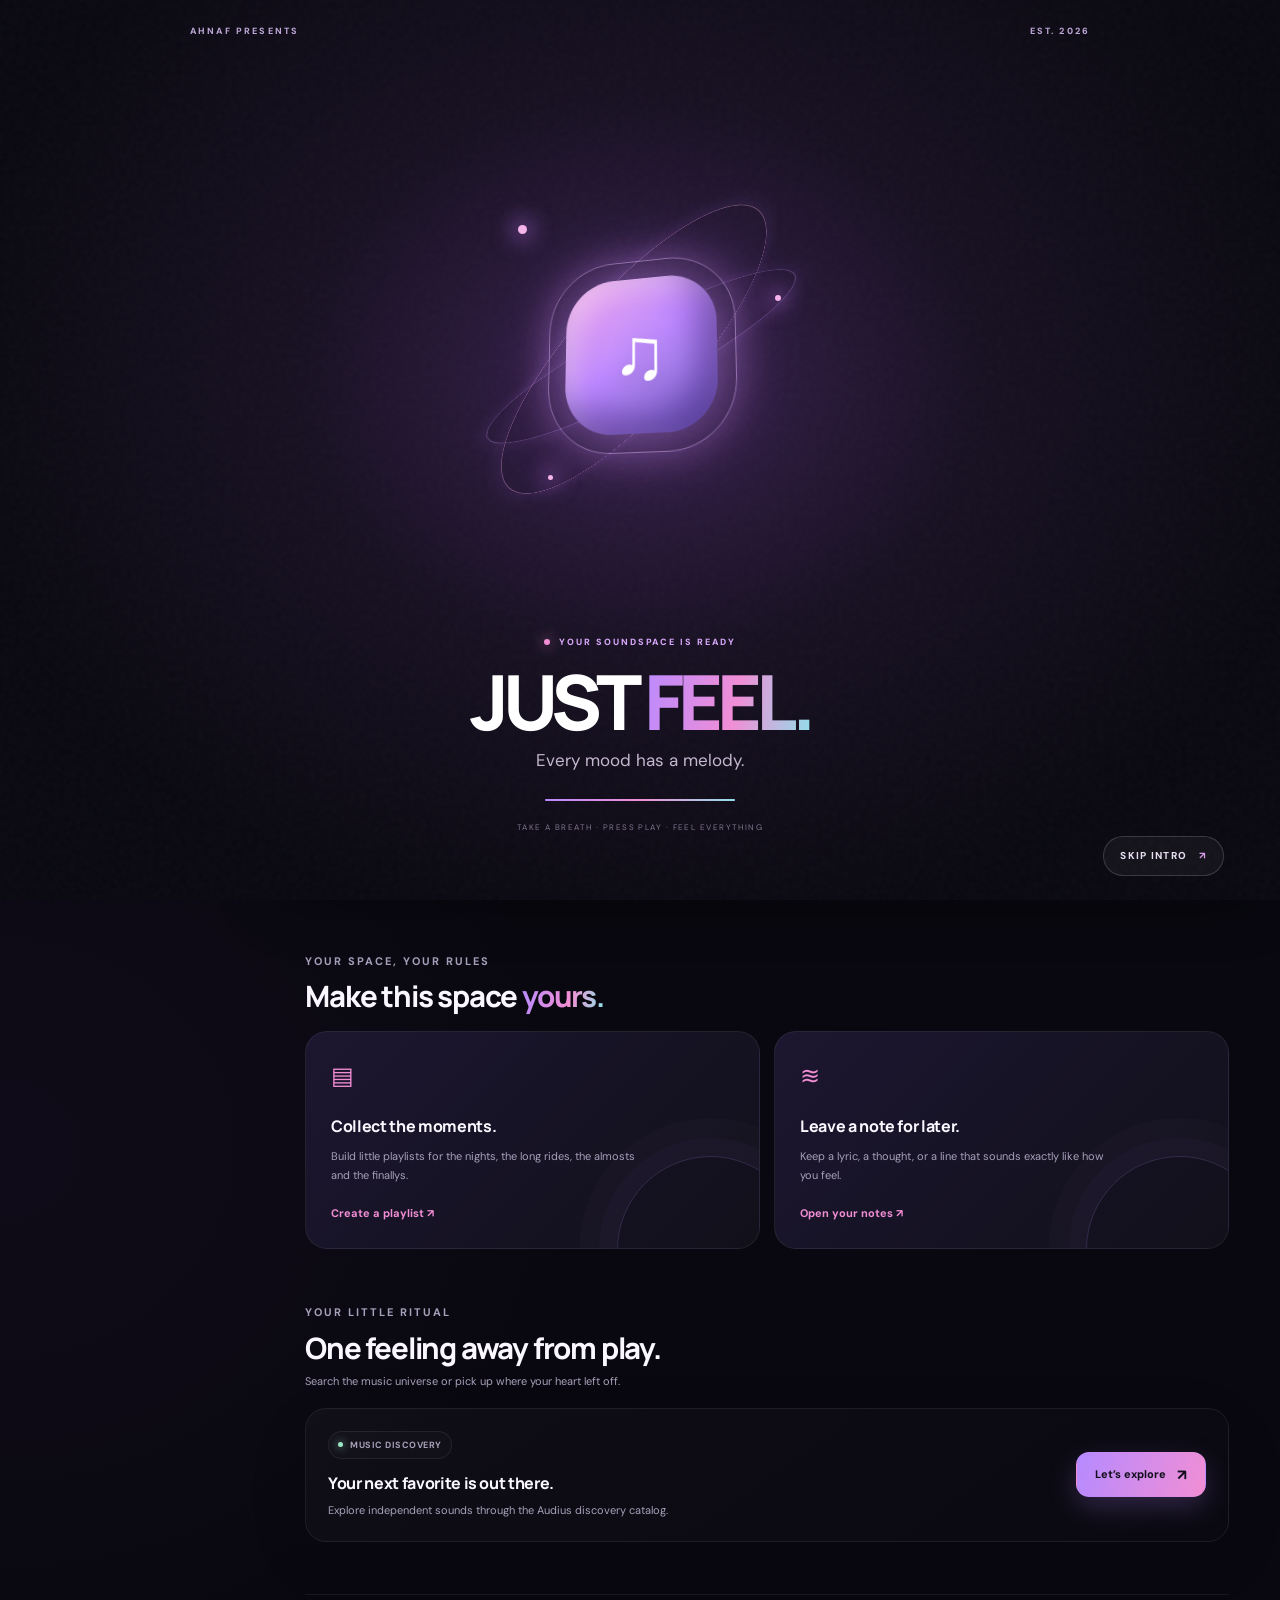
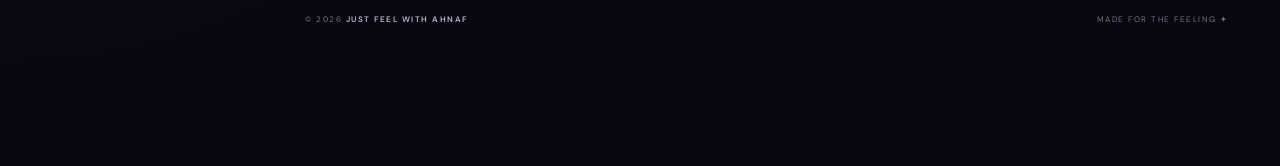
<file: index.html>
<!doctype html>
<html lang="en">
<head>
  <meta charset="utf-8">
  <meta name="viewport" content="width=device-width, initial-scale=1, viewport-fit=cover">
  <meta name="theme-color" content="#090810">
  <meta name="description" content="A premium personal music space by Ahnaf. Discover sounds by mood, collect favorites, create playlists and save thoughts.">
  <meta property="og:title" content="Home — Just Feel with Ahnaf">
  <meta property="og:description" content="A premium personal music space by Ahnaf. Discover sounds by mood, collect favorites, create playlists and save thoughts.">
  <meta property="og:type" content="website">
  <title>Home — Just Feel with Ahnaf</title>
  <link rel="icon" href="favicon.svg" type="image/svg+xml">
  <link rel="manifest" href="manifest.webmanifest">
  <link rel="stylesheet" href="style.css">
</head>
<body data-page="index">
  <div class="welcome-intro" id="welcome-intro" aria-label="Welcome to Just Feel" role="dialog" aria-modal="true">
    <div class="intro-grain" aria-hidden="true"></div>
    <div class="intro-topline"><span>AHNAF PRESENTS</span><span>EST. 2026</span></div>
    <div class="intro-stage">
      <div class="intro-orbit orbit-a"></div><div class="intro-orbit orbit-b"></div>
      <div class="intro-core"><div class="intro-core-glow"></div><span>♫</span></div>
      <div class="intro-particle particle-a"></div><div class="intro-particle particle-b"></div><div class="intro-particle particle-c"></div>
    </div>
    <div class="intro-copy">
      <p class="intro-kicker"><span></span> YOUR SOUNDSPACE IS READY</p>
      <h1>JUST <span>FEEL.</span></h1>
      <p class="intro-subtitle">Every mood has a melody.</p>
      <div class="intro-progress"><i></i></div>
      <small>TAKE A BREATH · PRESS PLAY · FEEL EVERYTHING</small>
    </div>
    <button class="intro-skip" id="intro-skip" type="button">SKIP INTRO <span>↗</span></button>
  </div>

  <div class="app-shell">
    <aside class="sidebar" aria-label="Main navigation">
      <a class="brand" href="index.html" aria-label="Just Feel home"><span class="brand-mark"><img src="logo.svg" alt="" width="43" height="43"></span><span class="brand-name">just feel<small>WITH AHNAF</small></span></a>
      <p class="side-label">YOUR SOUNDSPACE</p>
      <nav class="side-nav"><a class="nav-link active" href="index.html" aria-current=page><span class="nav-icon">⌂</span><span>Home</span></a><a class="nav-link " href="explore.html" ><span class="nav-icon">⌕</span><span>Explore music</span></a><a class="nav-link " href="player.html" ><span class="nav-icon">♫</span><span>Music player</span></a><a class="nav-link " href="playlists.html" ><span class="nav-icon">▤</span><span>Playlists</span></a><a class="nav-link " href="favorites.html" ><span class="nav-icon">♡</span><span>Favorites</span></a><a class="nav-link " href="lyrics.html" ><span class="nav-icon">≋</span><span>Lyrics & notes</span></a><a class="nav-link " href="profile.html" ><span class="nav-icon">◉</span><span>Creator profile</span></a><a class="nav-link " href="settings.html" ><span class="nav-icon">⚙</span><span>Settings</span></a></nav>
      <div class="sidebar-card"><div class="mini-wave" aria-hidden="true"><i style="height:8px"></i><i style="height:14px"></i><i style="height:20px"></i><i style="height:11px"></i><i style="height:17px"></i><i style="height:23px"></i><i style="height:13px"></i><i style="height:8px"></i><i style="height:18px"></i><i style="height:12px"></i><i style="height:21px"></i><i style="height:9px"></i><i style="height:16px"></i></div><strong>A little room to feel.</strong><p>Your mood. Your memories. Your music.</p><a class="text-link" href="explore.html">Find your next sound ↗</a></div>
      <div class="side-quote">“Some feelings sound better.”<small>A little universe by Ahnaf ✦</small></div>
    </aside>
    <main class="main">
      <header class="topbar">
        <div class="breadcrumb"><span>YOUR SOUNDSPACE</span><span class="spark">✦</span><b>HOME</b></div>
        <div class="top-actions"><a class="icon-btn" href="explore.html" aria-label="Search music" title="Explore music">⌕</a><a class="avatar" href="profile.html" aria-label="Creator profile">A</a></div>
      </header>
      <div class="page-content">
<section class="hero-home">
  <div class="hero-copy">
    <p class="eyebrow"><span class="dot"></span> A LITTLE MUSIC. A LOT OF FEELING.</p>
    <h1>Feel something.<br><span class="gradient">Find your sound.</span></h1>
    <p class="lead">A softer corner of the internet for every mood, memory, late-night thought and version of you. Come as you are. Press play.</p>
    <div class="hero-actions"><a class="btn" href="explore.html">Discover your next song <span class="arrow">↗</span></a><a class="btn secondary" href="player.html">Enter the player <span class="arrow">▷</span></a></div>
    <div class="hero-meta"><span><b>✦</b> MADE FOR YOUR MOOD</span><span><b>◌</b> YOUR OWN LITTLE UNIVERSE</span></div>
  </div>
  <div class="hero-art-wrap" aria-label="Abstract Just Feel album artwork">
    <span class="orbit-dot"></span>
    <div class="album-art"><span class="album-star">✦</span><div class="album-sun"></div><div class="album-title"><span>JUST FEEL</span><small>VOL. 001</small></div><span class="art-caption">A SOUNDTRACK FOR YOU</span></div>
    <div class="floating-chip chip-one"><span class="chip-icon">♫</span><span>Made for the moment<small>your feeling, your frequency</small></span></div>
    <div class="floating-chip chip-two"><span class="chip-icon">♡</span><span>Keep what stays<small>save songs that feel like you</small></span></div>
  </div>
</section>
<section class="section reveal">
  <div class="section-head"><div><p class="eyebrow">PICK YOUR FEELING</p><h2>What’s your mood <span class="gradient">today?</span></h2><p>No labels. No rules. Just a feeling and a sound.</p></div><a class="text-link" href="explore.html">All sounds ↗</a></div>
  <div class="mood-grid">
    <a class="mood-card" style="--mood:#b9a1ff" href="explore.html?q=late%20night%20lofi"><span class="mood-icon">☾</span><span class="card-arrow">↗</span><b>Late night</b><small>Quiet thoughts &amp; soft sounds</small></a>
    <a class="mood-card" style="--mood:#83dce9" href="explore.html?q=ambient%20focus"><span class="mood-icon">⌁</span><span class="card-arrow">↗</span><b>Deep focus</b><small>Get lost in your own zone</small></a>
    <a class="mood-card" style="--mood:#f28ed4" href="explore.html?q=romantic%20indie"><span class="mood-icon">♡</span><span class="card-arrow">↗</span><b>In my feels</b><small>For the heart-heavy days</small></a>
    <a class="mood-card" style="--mood:#ffbb91" href="explore.html?q=upbeat%20pop"><span class="mood-icon">✳</span><span class="card-arrow">↗</span><b>Need energy</b><small>Turn the volume into joy</small></a>
  </div>
</section>
<section class="section reveal delay-1">
  <div class="section-head"><div><p class="eyebrow">YOUR SPACE, YOUR RULES</p><h2>Make this space <span class="gradient">yours.</span></h2></div></div>
  <div class="feature-grid">
    <article class="feature-card"><div class="feature-icon">▤</div><h3>Collect the moments.</h3><p>Build little playlists for the nights, the long rides, the almosts and the finallys.</p><a class="text-link" href="playlists.html">Create a playlist ↗</a></article>
    <article class="feature-card"><div class="feature-icon">≋</div><h3>Leave a note for later.</h3><p>Keep a lyric, a thought, or a line that sounds exactly like how you feel.</p><a class="text-link" href="lyrics.html">Open your notes ↗</a></article>
  </div>
</section>
<section class="section reveal delay-2">
  <div class="section-head"><div><p class="eyebrow">YOUR LITTLE RITUAL</p><h2>One feeling away from play.</h2><p>Search the music universe or pick up where your heart left off.</p></div></div>
  <div class="panel" style="display:flex;align-items:center;justify-content:space-between;gap:18px;flex-wrap:wrap"><div><span class="pill"><span class="live-dot"></span> MUSIC DISCOVERY</span><h3 style="margin:12px 0 5px">Your next favorite is out there.</h3><p class="muted small" style="margin:0">Explore independent sounds through the Audius discovery catalog.</p></div><a class="btn" href="explore.html">Let’s explore <span class="arrow">↗</span></a></div>
</section>
        <footer class="footer"><span>© 2026 <b>JUST FEEL WITH AHNAF</b></span><span>MADE FOR THE FEELING ✦</span></footer>
      </div>
    </main>
  </div>
  <nav class="mobile-nav" aria-label="Mobile navigation"><a class="active" href="index.html" aria-current=page><span>⌂</span>Home</a><a class="" href="explore.html" ><span>⌕</span>Explore</a><a class="" href="player.html" ><span>♫</span>Player</a><a class="" href="playlists.html" ><span>▤</span>Playlists</a><a class="" href="favorites.html" ><span>♡</span>Saved</a></nav>
  <div class="player-dock" aria-label="Mini music player">
    <div class="dock-now"><div class="dock-cover" id="dock-cover">♫</div><div class="dock-meta"><b id="dock-title">Nothing playing yet</b><small id="dock-artist">Choose a song to begin</small></div></div>
    <div class="dock-controls"><button class="icon-btn" id="dock-prev" type="button" aria-label="Previous track" title="Previous">|‹</button><button class="icon-btn dock-play" id="dock-play" type="button" aria-label="Play" title="Play or pause">▶</button><button class="icon-btn" id="dock-next" type="button" aria-label="Next track" title="Next">›|</button></div>
    <div class="dock-right"><input class="dock-seek" id="dock-seek" type="range" min="0" max="100" value="0" step="0.1" aria-label="Seek through track"><a class="dock-open" href="player.html">OPEN PLAYER ↗</a></div>
  </div>
  <audio id="audio" preload="metadata"></audio>
  <div id="toast" role="status" aria-live="polite"></div>
  <script src="app.js"></script>
</body>
</html>
</file>
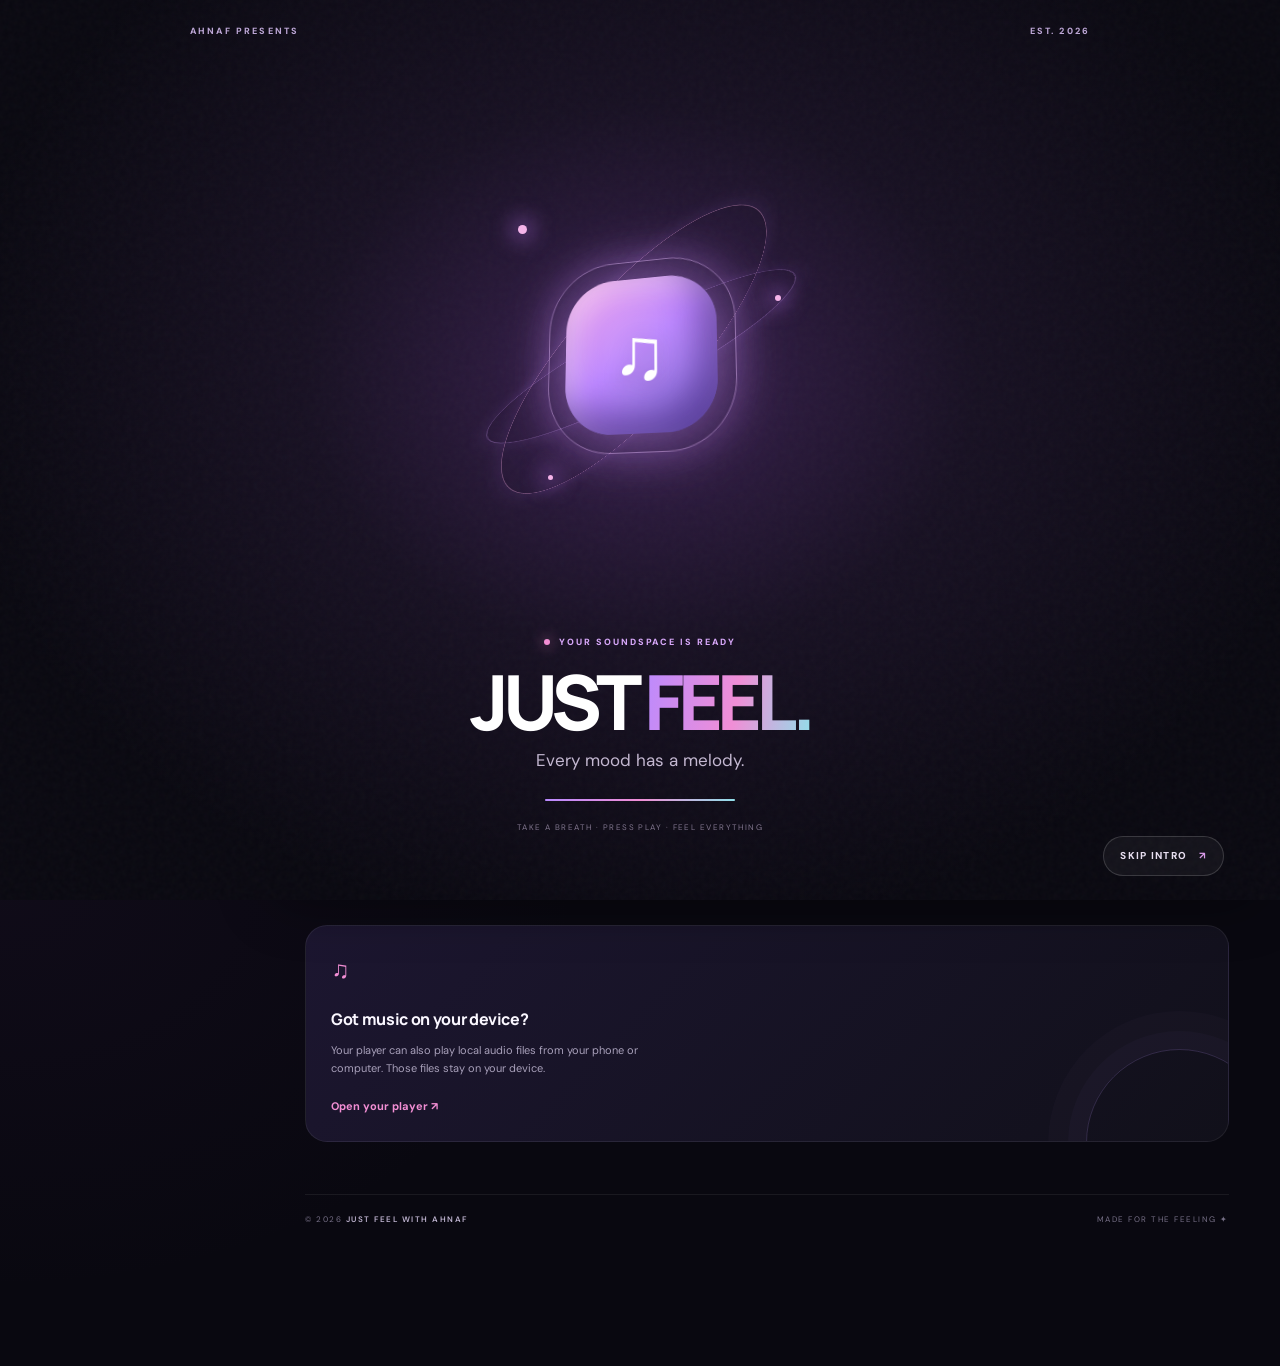
<file: explore.html>
<!doctype html>
<html lang="en">
<head>
  <meta charset="utf-8">
  <meta name="viewport" content="width=device-width, initial-scale=1, viewport-fit=cover">
  <meta name="theme-color" content="#090810">
  <meta name="description" content="Explore independent music by artist, genre, or mood; play tracks, save favorites, and discover new sounds.">
  <meta property="og:title" content="Explore music — Just Feel with Ahnaf">
  <meta property="og:description" content="Explore independent music by artist, genre, or mood; play tracks, save favorites, and discover new sounds.">
  <meta property="og:type" content="website">
  <title>Explore music — Just Feel with Ahnaf</title>
  <link rel="icon" href="favicon.svg" type="image/svg+xml">
  <link rel="manifest" href="manifest.webmanifest">
  <link rel="stylesheet" href="style.css">
</head>
<body data-page="explore">
  <div class="welcome-intro" id="welcome-intro" aria-label="Welcome to Just Feel" role="dialog" aria-modal="true">
    <div class="intro-grain" aria-hidden="true"></div>
    <div class="intro-topline"><span>AHNAF PRESENTS</span><span>EST. 2026</span></div>
    <div class="intro-stage">
      <div class="intro-orbit orbit-a"></div><div class="intro-orbit orbit-b"></div>
      <div class="intro-core"><div class="intro-core-glow"></div><span>♫</span></div>
      <div class="intro-particle particle-a"></div><div class="intro-particle particle-b"></div><div class="intro-particle particle-c"></div>
    </div>
    <div class="intro-copy">
      <p class="intro-kicker"><span></span> YOUR SOUNDSPACE IS READY</p>
      <h1>JUST <span>FEEL.</span></h1>
      <p class="intro-subtitle">Every mood has a melody.</p>
      <div class="intro-progress"><i></i></div>
      <small>TAKE A BREATH · PRESS PLAY · FEEL EVERYTHING</small>
    </div>
    <button class="intro-skip" id="intro-skip" type="button">SKIP INTRO <span>↗</span></button>
  </div>

  <div class="app-shell">
    <aside class="sidebar" aria-label="Main navigation">
      <a class="brand" href="index.html" aria-label="Just Feel home"><span class="brand-mark"><img src="logo.svg" alt="" width="43" height="43"></span><span class="brand-name">just feel<small>WITH AHNAF</small></span></a>
      <p class="side-label">YOUR SOUNDSPACE</p>
      <nav class="side-nav"><a class="nav-link " href="index.html" ><span class="nav-icon">⌂</span><span>Home</span></a><a class="nav-link active" href="explore.html" aria-current=page><span class="nav-icon">⌕</span><span>Explore music</span></a><a class="nav-link " href="player.html" ><span class="nav-icon">♫</span><span>Music player</span></a><a class="nav-link " href="playlists.html" ><span class="nav-icon">▤</span><span>Playlists</span></a><a class="nav-link " href="favorites.html" ><span class="nav-icon">♡</span><span>Favorites</span></a><a class="nav-link " href="lyrics.html" ><span class="nav-icon">≋</span><span>Lyrics & notes</span></a><a class="nav-link " href="profile.html" ><span class="nav-icon">◉</span><span>Creator profile</span></a><a class="nav-link " href="settings.html" ><span class="nav-icon">⚙</span><span>Settings</span></a></nav>
      <div class="sidebar-card"><div class="mini-wave" aria-hidden="true"><i style="height:8px"></i><i style="height:14px"></i><i style="height:20px"></i><i style="height:11px"></i><i style="height:17px"></i><i style="height:23px"></i><i style="height:13px"></i><i style="height:8px"></i><i style="height:18px"></i><i style="height:12px"></i><i style="height:21px"></i><i style="height:9px"></i><i style="height:16px"></i></div><strong>A little room to feel.</strong><p>Your mood. Your memories. Your music.</p><a class="text-link" href="explore.html">Find your next sound ↗</a></div>
      <div class="side-quote">“Some feelings sound better.”<small>A little universe by Ahnaf ✦</small></div>
    </aside>
    <main class="main">
      <header class="topbar">
        <div class="breadcrumb"><span>YOUR SOUNDSPACE</span><span class="spark">✦</span><b>EXPLORE MUSIC</b></div>
        <div class="top-actions"><a class="icon-btn" href="explore.html" aria-label="Search music" title="Explore music">⌕</a><a class="avatar" href="profile.html" aria-label="Creator profile">A</a></div>
      </header>
      <div class="page-content">
<div class="page-intro"><div><p class="eyebrow"><span class="dot"></span> FOLLOW THE FEELING</p><h1>Find a sound<br><span class="gradient">that feels like you.</span></h1><p class="lead">Search a song, an artist, a genre, or just the mood you can’t quite explain.</p></div><div class="page-stamp" aria-hidden="true">⌕</div></div>
<section class="panel reveal"><div class="panel-title"><div><h3>Explore the music universe</h3><p class="muted small" style="margin:4px 0 0">Powered by the public Audius discovery catalog</p></div><span class="pill"><span class="live-dot"></span> ONLINE SEARCH</span></div>
  <form class="search-form" id="search-form" role="search"><input id="search-input" type="search" placeholder="Try “dreamy indie”, “lofi”, or an artist…" aria-label="Search songs, artists, and moods" required><button class="btn" type="submit">Search <span class="arrow">↗</span></button></form>
  <div class="chip-row"><button class="search-chip" type="button" data-search-term="lofi chill">☾ Lofi &amp; chill</button><button class="search-chip" type="button" data-search-term="dream pop">✦ Dream pop</button><button class="search-chip" type="button" data-search-term="indie love">♡ Indie love</button><button class="search-chip" type="button" data-search-term="ambient focus">⌁ Deep focus</button><button class="search-chip" type="button" data-search-term="upbeat electronic">✳ Feel-good</button><button class="search-chip" type="button" data-search-term="acoustic guitar">♫ Acoustic</button></div>
</section>
<section class="section reveal delay-1"><div class="section-head"><div><p class="eyebrow">A SOUND FOR RIGHT NOW</p><h2>Your discoveries.</h2></div><span class="pill">♡ Save the ones that stay</span></div><p class="status-line" id="status" aria-live="polite">Ready when you are…</p><div class="tracklist" id="results"></div></section>
<section class="section reveal delay-2"><div class="feature-card"><div class="feature-icon">♫</div><h3>Got music on your device?</h3><p>Your player can also play local audio files from your phone or computer. Those files stay on your device.</p><a class="text-link" href="player.html">Open your player ↗</a></div></section>
        <footer class="footer"><span>© 2026 <b>JUST FEEL WITH AHNAF</b></span><span>MADE FOR THE FEELING ✦</span></footer>
      </div>
    </main>
  </div>
  <nav class="mobile-nav" aria-label="Mobile navigation"><a class="" href="index.html" ><span>⌂</span>Home</a><a class="active" href="explore.html" aria-current=page><span>⌕</span>Explore</a><a class="" href="player.html" ><span>♫</span>Player</a><a class="" href="playlists.html" ><span>▤</span>Playlists</a><a class="" href="favorites.html" ><span>♡</span>Saved</a></nav>
  <div class="player-dock" aria-label="Mini music player">
    <div class="dock-now"><div class="dock-cover" id="dock-cover">♫</div><div class="dock-meta"><b id="dock-title">Nothing playing yet</b><small id="dock-artist">Choose a song to begin</small></div></div>
    <div class="dock-controls"><button class="icon-btn" id="dock-prev" type="button" aria-label="Previous track" title="Previous">|‹</button><button class="icon-btn dock-play" id="dock-play" type="button" aria-label="Play" title="Play or pause">▶</button><button class="icon-btn" id="dock-next" type="button" aria-label="Next track" title="Next">›|</button></div>
    <div class="dock-right"><input class="dock-seek" id="dock-seek" type="range" min="0" max="100" value="0" step="0.1" aria-label="Seek through track"><a class="dock-open" href="player.html">OPEN PLAYER ↗</a></div>
  </div>
  <audio id="audio" preload="metadata"></audio>
  <div id="toast" role="status" aria-live="polite"></div>
  <script src="app.js"></script>
</body>
</html>
</file>
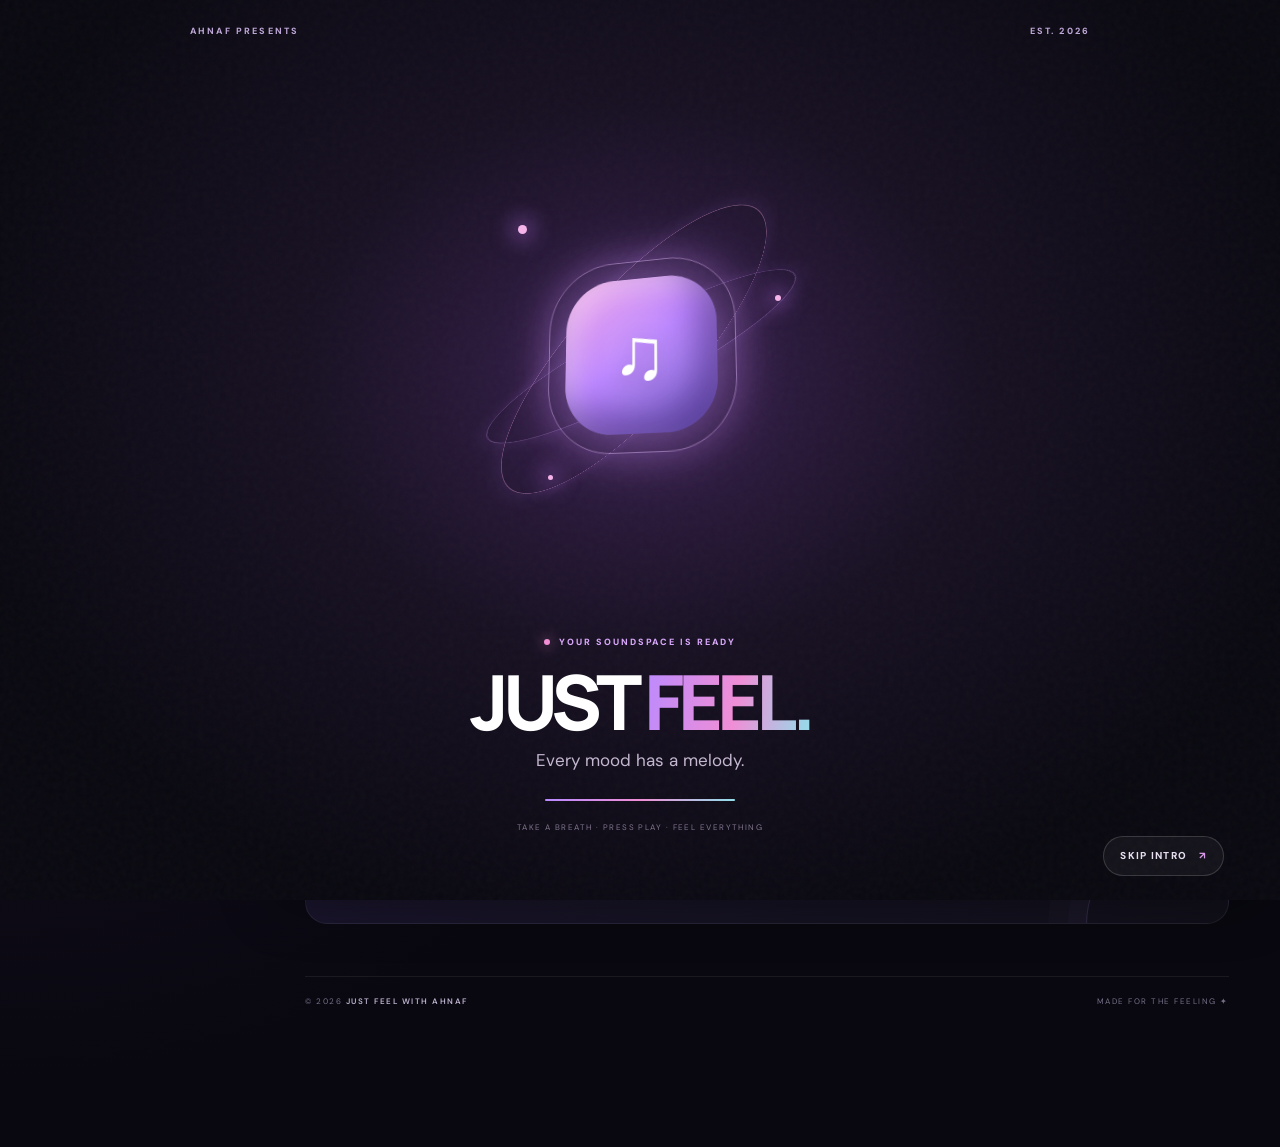
<file: favorites.html>
<!doctype html>
<html lang="en">
<head>
  <meta charset="utf-8">
  <meta name="viewport" content="width=device-width, initial-scale=1, viewport-fit=cover">
  <meta name="theme-color" content="#090810">
  <meta name="description" content="Your personal list of favorite songs saved in the browser. Discover music and keep the tracks that mean something.">
  <meta property="og:title" content="Favorites — Just Feel with Ahnaf">
  <meta property="og:description" content="Your personal list of favorite songs saved in the browser. Discover music and keep the tracks that mean something.">
  <meta property="og:type" content="website">
  <title>Favorites — Just Feel with Ahnaf</title>
  <link rel="icon" href="favicon.svg" type="image/svg+xml">
  <link rel="manifest" href="manifest.webmanifest">
  <link rel="stylesheet" href="style.css">
</head>
<body data-page="favorites">
  <div class="welcome-intro" id="welcome-intro" aria-label="Welcome to Just Feel" role="dialog" aria-modal="true">
    <div class="intro-grain" aria-hidden="true"></div>
    <div class="intro-topline"><span>AHNAF PRESENTS</span><span>EST. 2026</span></div>
    <div class="intro-stage">
      <div class="intro-orbit orbit-a"></div><div class="intro-orbit orbit-b"></div>
      <div class="intro-core"><div class="intro-core-glow"></div><span>♫</span></div>
      <div class="intro-particle particle-a"></div><div class="intro-particle particle-b"></div><div class="intro-particle particle-c"></div>
    </div>
    <div class="intro-copy">
      <p class="intro-kicker"><span></span> YOUR SOUNDSPACE IS READY</p>
      <h1>JUST <span>FEEL.</span></h1>
      <p class="intro-subtitle">Every mood has a melody.</p>
      <div class="intro-progress"><i></i></div>
      <small>TAKE A BREATH · PRESS PLAY · FEEL EVERYTHING</small>
    </div>
    <button class="intro-skip" id="intro-skip" type="button">SKIP INTRO <span>↗</span></button>
  </div>

  <div class="app-shell">
    <aside class="sidebar" aria-label="Main navigation">
      <a class="brand" href="index.html" aria-label="Just Feel home"><span class="brand-mark"><img src="logo.svg" alt="" width="43" height="43"></span><span class="brand-name">just feel<small>WITH AHNAF</small></span></a>
      <p class="side-label">YOUR SOUNDSPACE</p>
      <nav class="side-nav"><a class="nav-link " href="index.html" ><span class="nav-icon">⌂</span><span>Home</span></a><a class="nav-link " href="explore.html" ><span class="nav-icon">⌕</span><span>Explore music</span></a><a class="nav-link " href="player.html" ><span class="nav-icon">♫</span><span>Music player</span></a><a class="nav-link " href="playlists.html" ><span class="nav-icon">▤</span><span>Playlists</span></a><a class="nav-link active" href="favorites.html" aria-current=page><span class="nav-icon">♡</span><span>Favorites</span></a><a class="nav-link " href="lyrics.html" ><span class="nav-icon">≋</span><span>Lyrics & notes</span></a><a class="nav-link " href="profile.html" ><span class="nav-icon">◉</span><span>Creator profile</span></a><a class="nav-link " href="settings.html" ><span class="nav-icon">⚙</span><span>Settings</span></a></nav>
      <div class="sidebar-card"><div class="mini-wave" aria-hidden="true"><i style="height:8px"></i><i style="height:14px"></i><i style="height:20px"></i><i style="height:11px"></i><i style="height:17px"></i><i style="height:23px"></i><i style="height:13px"></i><i style="height:8px"></i><i style="height:18px"></i><i style="height:12px"></i><i style="height:21px"></i><i style="height:9px"></i><i style="height:16px"></i></div><strong>A little room to feel.</strong><p>Your mood. Your memories. Your music.</p><a class="text-link" href="explore.html">Find your next sound ↗</a></div>
      <div class="side-quote">“Some feelings sound better.”<small>A little universe by Ahnaf ✦</small></div>
    </aside>
    <main class="main">
      <header class="topbar">
        <div class="breadcrumb"><span>YOUR SOUNDSPACE</span><span class="spark">✦</span><b>FAVORITES</b></div>
        <div class="top-actions"><a class="icon-btn" href="explore.html" aria-label="Search music" title="Explore music">⌕</a><a class="avatar" href="profile.html" aria-label="Creator profile">A</a></div>
      </header>
      <div class="page-content">
<div class="page-intro"><div><p class="eyebrow"><span class="dot"></span> THE ONES THAT STAY</p><h1>Songs close<br><span class="gradient">to your heart.</span></h1><p class="lead">A tiny collection of tracks that made you pause, smile, remember, or feel understood.</p></div><div class="page-stamp" aria-hidden="true">♡</div></div>
<section class="panel reveal"><div class="panel-title"><div><h3>Your favorite tracks</h3><p class="muted small" style="margin:4px 0 0">Saved just for you, in this browser.</p></div><span class="pill">♡ <span id="favorite-count">0</span> saved</span></div><div class="tracklist" id="favorites"></div><div class="form-actions" style="margin-top:17px"><a class="btn" href="explore.html">Discover more <span class="arrow">↗</span></a><a class="btn secondary" href="playlists.html">Make a playlist</a></div></section>
<section class="section reveal delay-1"><div class="feature-card"><div class="feature-icon">✧</div><h3>Some songs feel like a place.</h3><p>Tap the heart beside any track while exploring. You’ll find it here whenever you come back on this browser.</p><a class="text-link" href="explore.html">Go find your song ↗</a></div></section>
        <footer class="footer"><span>© 2026 <b>JUST FEEL WITH AHNAF</b></span><span>MADE FOR THE FEELING ✦</span></footer>
      </div>
    </main>
  </div>
  <nav class="mobile-nav" aria-label="Mobile navigation"><a class="" href="index.html" ><span>⌂</span>Home</a><a class="" href="explore.html" ><span>⌕</span>Explore</a><a class="" href="player.html" ><span>♫</span>Player</a><a class="" href="playlists.html" ><span>▤</span>Playlists</a><a class="active" href="favorites.html" aria-current=page><span>♡</span>Saved</a></nav>
  <div class="player-dock" aria-label="Mini music player">
    <div class="dock-now"><div class="dock-cover" id="dock-cover">♫</div><div class="dock-meta"><b id="dock-title">Nothing playing yet</b><small id="dock-artist">Choose a song to begin</small></div></div>
    <div class="dock-controls"><button class="icon-btn" id="dock-prev" type="button" aria-label="Previous track" title="Previous">|‹</button><button class="icon-btn dock-play" id="dock-play" type="button" aria-label="Play" title="Play or pause">▶</button><button class="icon-btn" id="dock-next" type="button" aria-label="Next track" title="Next">›|</button></div>
    <div class="dock-right"><input class="dock-seek" id="dock-seek" type="range" min="0" max="100" value="0" step="0.1" aria-label="Seek through track"><a class="dock-open" href="player.html">OPEN PLAYER ↗</a></div>
  </div>
  <audio id="audio" preload="metadata"></audio>
  <div id="toast" role="status" aria-live="polite"></div>
  <script src="app.js"></script>
</body>
</html>
</file>
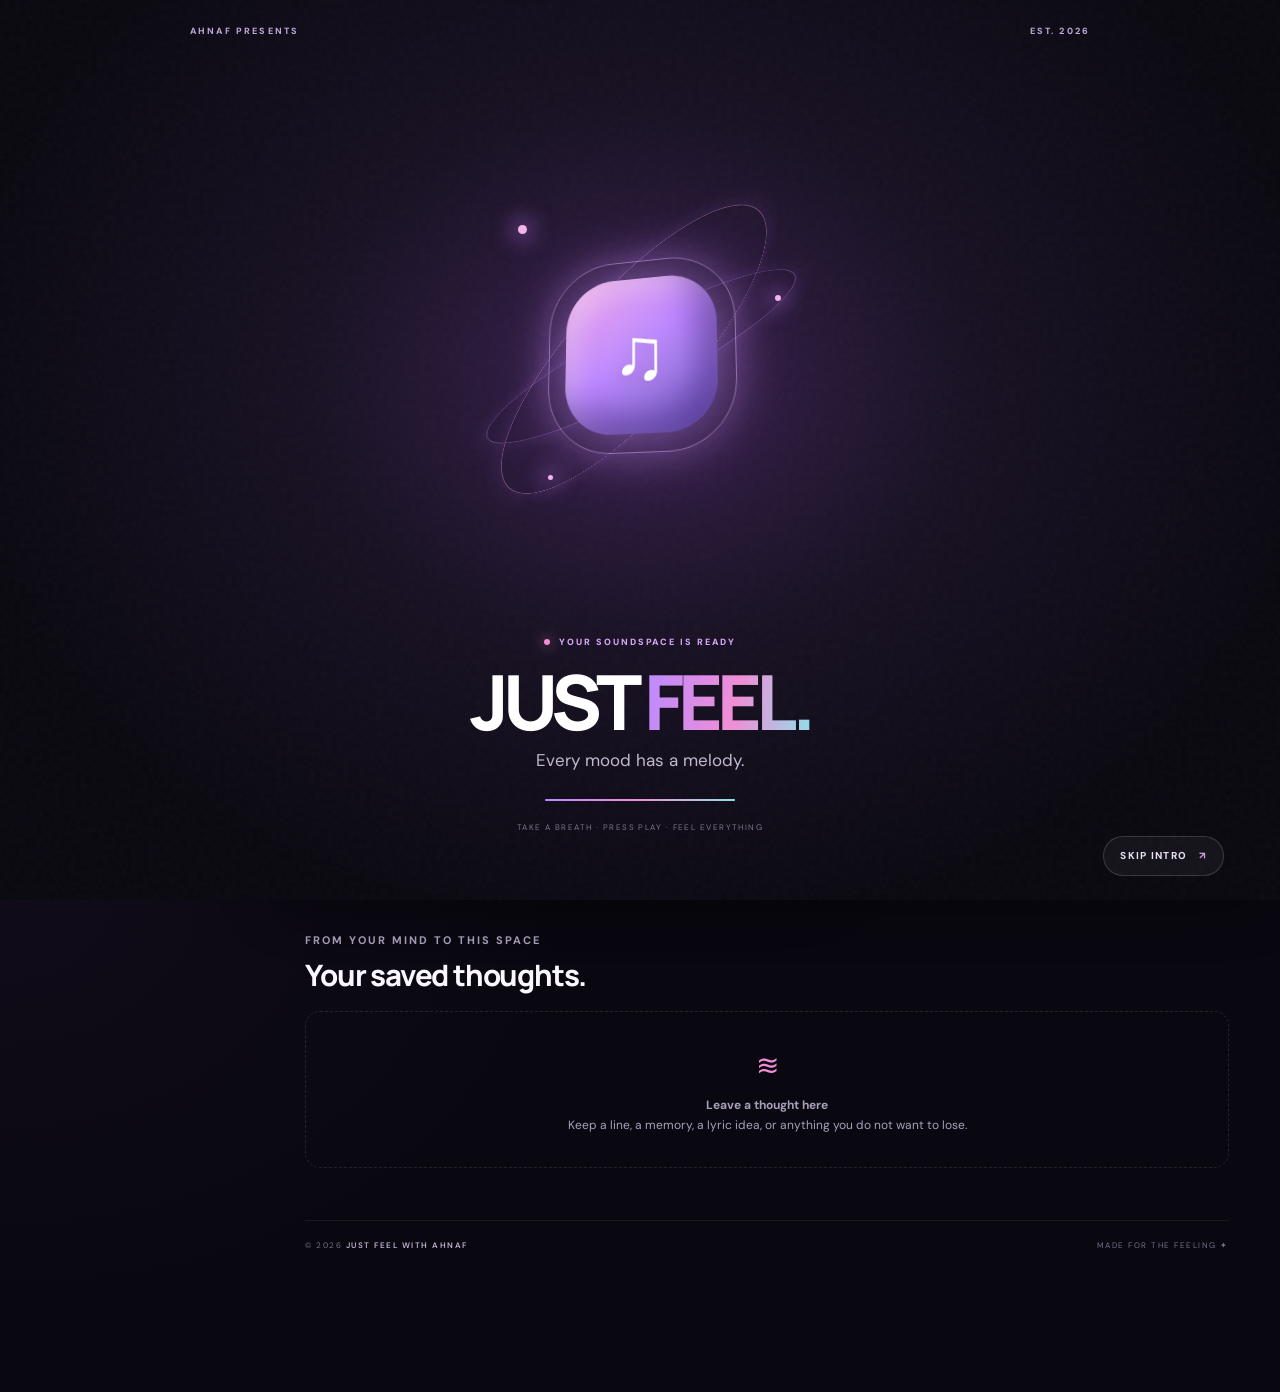
<file: lyrics.html>
<!doctype html>
<html lang="en">
<head>
  <meta charset="utf-8">
  <meta name="viewport" content="width=device-width, initial-scale=1, viewport-fit=cover">
  <meta name="theme-color" content="#090810">
  <meta name="description" content="Keep personal lyric ideas, thoughts, and memories in a notes area saved locally in your browser.">
  <meta property="og:title" content="Lyrics & notes — Just Feel with Ahnaf">
  <meta property="og:description" content="Keep personal lyric ideas, thoughts, and memories in a notes area saved locally in your browser.">
  <meta property="og:type" content="website">
  <title>Lyrics & notes — Just Feel with Ahnaf</title>
  <link rel="icon" href="favicon.svg" type="image/svg+xml">
  <link rel="manifest" href="manifest.webmanifest">
  <link rel="stylesheet" href="style.css">
</head>
<body data-page="lyrics">
  <div class="welcome-intro" id="welcome-intro" aria-label="Welcome to Just Feel" role="dialog" aria-modal="true">
    <div class="intro-grain" aria-hidden="true"></div>
    <div class="intro-topline"><span>AHNAF PRESENTS</span><span>EST. 2026</span></div>
    <div class="intro-stage">
      <div class="intro-orbit orbit-a"></div><div class="intro-orbit orbit-b"></div>
      <div class="intro-core"><div class="intro-core-glow"></div><span>♫</span></div>
      <div class="intro-particle particle-a"></div><div class="intro-particle particle-b"></div><div class="intro-particle particle-c"></div>
    </div>
    <div class="intro-copy">
      <p class="intro-kicker"><span></span> YOUR SOUNDSPACE IS READY</p>
      <h1>JUST <span>FEEL.</span></h1>
      <p class="intro-subtitle">Every mood has a melody.</p>
      <div class="intro-progress"><i></i></div>
      <small>TAKE A BREATH · PRESS PLAY · FEEL EVERYTHING</small>
    </div>
    <button class="intro-skip" id="intro-skip" type="button">SKIP INTRO <span>↗</span></button>
  </div>

  <div class="app-shell">
    <aside class="sidebar" aria-label="Main navigation">
      <a class="brand" href="index.html" aria-label="Just Feel home"><span class="brand-mark"><img src="logo.svg" alt="" width="43" height="43"></span><span class="brand-name">just feel<small>WITH AHNAF</small></span></a>
      <p class="side-label">YOUR SOUNDSPACE</p>
      <nav class="side-nav"><a class="nav-link " href="index.html" ><span class="nav-icon">⌂</span><span>Home</span></a><a class="nav-link " href="explore.html" ><span class="nav-icon">⌕</span><span>Explore music</span></a><a class="nav-link " href="player.html" ><span class="nav-icon">♫</span><span>Music player</span></a><a class="nav-link " href="playlists.html" ><span class="nav-icon">▤</span><span>Playlists</span></a><a class="nav-link " href="favorites.html" ><span class="nav-icon">♡</span><span>Favorites</span></a><a class="nav-link active" href="lyrics.html" aria-current=page><span class="nav-icon">≋</span><span>Lyrics & notes</span></a><a class="nav-link " href="profile.html" ><span class="nav-icon">◉</span><span>Creator profile</span></a><a class="nav-link " href="settings.html" ><span class="nav-icon">⚙</span><span>Settings</span></a></nav>
      <div class="sidebar-card"><div class="mini-wave" aria-hidden="true"><i style="height:8px"></i><i style="height:14px"></i><i style="height:20px"></i><i style="height:11px"></i><i style="height:17px"></i><i style="height:23px"></i><i style="height:13px"></i><i style="height:8px"></i><i style="height:18px"></i><i style="height:12px"></i><i style="height:21px"></i><i style="height:9px"></i><i style="height:16px"></i></div><strong>A little room to feel.</strong><p>Your mood. Your memories. Your music.</p><a class="text-link" href="explore.html">Find your next sound ↗</a></div>
      <div class="side-quote">“Some feelings sound better.”<small>A little universe by Ahnaf ✦</small></div>
    </aside>
    <main class="main">
      <header class="topbar">
        <div class="breadcrumb"><span>YOUR SOUNDSPACE</span><span class="spark">✦</span><b>LYRICS & NOTES</b></div>
        <div class="top-actions"><a class="icon-btn" href="explore.html" aria-label="Search music" title="Explore music">⌕</a><a class="avatar" href="profile.html" aria-label="Creator profile">A</a></div>
      </header>
      <div class="page-content">
<div class="page-intro"><div><p class="eyebrow"><span class="dot"></span> WORDS THAT FEEL LIKE SOMETHING</p><h1>Leave a little<br><span class="gradient">note for yourself.</span></h1><p class="lead">Save the lines you wrote at 2 AM, the thought you almost forgot, and the words you’re not ready to say out loud.</p></div><div class="page-stamp" aria-hidden="true">≋</div></div>
<div class="two-col"><section class="panel reveal"><div class="panel-title"><div><h3>Capture the feeling</h3><p class="muted small" style="margin:4px 0 0">Write it down before the moment moves on.</p></div><span style="color:var(--accent2);font-size:24px">✎</span></div><form class="form-stack" id="note-form"><div class="field"><label for="note-title">Title</label><input id="note-title" maxlength="80" placeholder="A line I want to remember"></div><div class="field"><label for="note-mood">Feeling</label><select id="note-mood"><option>Late night</option><option>In my feels</option><option>Hopeful</option><option>Dreaming</option><option>Unsent words</option><option>A little thought</option></select></div><div class="field"><label for="note-body">Your words</label><textarea id="note-body" maxlength="6000" placeholder="Somewhere between the song and the silence…" required></textarea><span class="field-help">Your notes stay in this browser. They are not uploaded.</span></div><button class="btn" type="submit">Save this thought <span class="arrow">↗</span></button></form></section>
<section class="stack reveal delay-1"><div class="feature-card"><div class="feature-icon">“</div><h3>Words are their own kind of music.</h3><p>There is no need to make it perfect. Save the feeling as it was, in your own words.</p></div><div class="panel"><p class="eyebrow">YOUR LITTLE ARCHIVE</p><h3><span id="stat-notes">0</span> thoughts saved.</h3><p class="muted small" style="margin-bottom:0">Private to this browser and device. Export your own copy if a memory is important to keep.</p></div></section></div>
<section class="section reveal delay-2"><div class="section-head"><div><p class="eyebrow">FROM YOUR MIND TO THIS SPACE</p><h2>Your saved thoughts.</h2></div></div><div class="stack" id="notes-list"></div></section>
        <footer class="footer"><span>© 2026 <b>JUST FEEL WITH AHNAF</b></span><span>MADE FOR THE FEELING ✦</span></footer>
      </div>
    </main>
  </div>
  <nav class="mobile-nav" aria-label="Mobile navigation"><a class="" href="index.html" ><span>⌂</span>Home</a><a class="" href="explore.html" ><span>⌕</span>Explore</a><a class="" href="player.html" ><span>♫</span>Player</a><a class="" href="playlists.html" ><span>▤</span>Playlists</a><a class="" href="favorites.html" ><span>♡</span>Saved</a></nav>
  <div class="player-dock" aria-label="Mini music player">
    <div class="dock-now"><div class="dock-cover" id="dock-cover">♫</div><div class="dock-meta"><b id="dock-title">Nothing playing yet</b><small id="dock-artist">Choose a song to begin</small></div></div>
    <div class="dock-controls"><button class="icon-btn" id="dock-prev" type="button" aria-label="Previous track" title="Previous">|‹</button><button class="icon-btn dock-play" id="dock-play" type="button" aria-label="Play" title="Play or pause">▶</button><button class="icon-btn" id="dock-next" type="button" aria-label="Next track" title="Next">›|</button></div>
    <div class="dock-right"><input class="dock-seek" id="dock-seek" type="range" min="0" max="100" value="0" step="0.1" aria-label="Seek through track"><a class="dock-open" href="player.html">OPEN PLAYER ↗</a></div>
  </div>
  <audio id="audio" preload="metadata"></audio>
  <div id="toast" role="status" aria-live="polite"></div>
  <script src="app.js"></script>
</body>
</html>
</file>
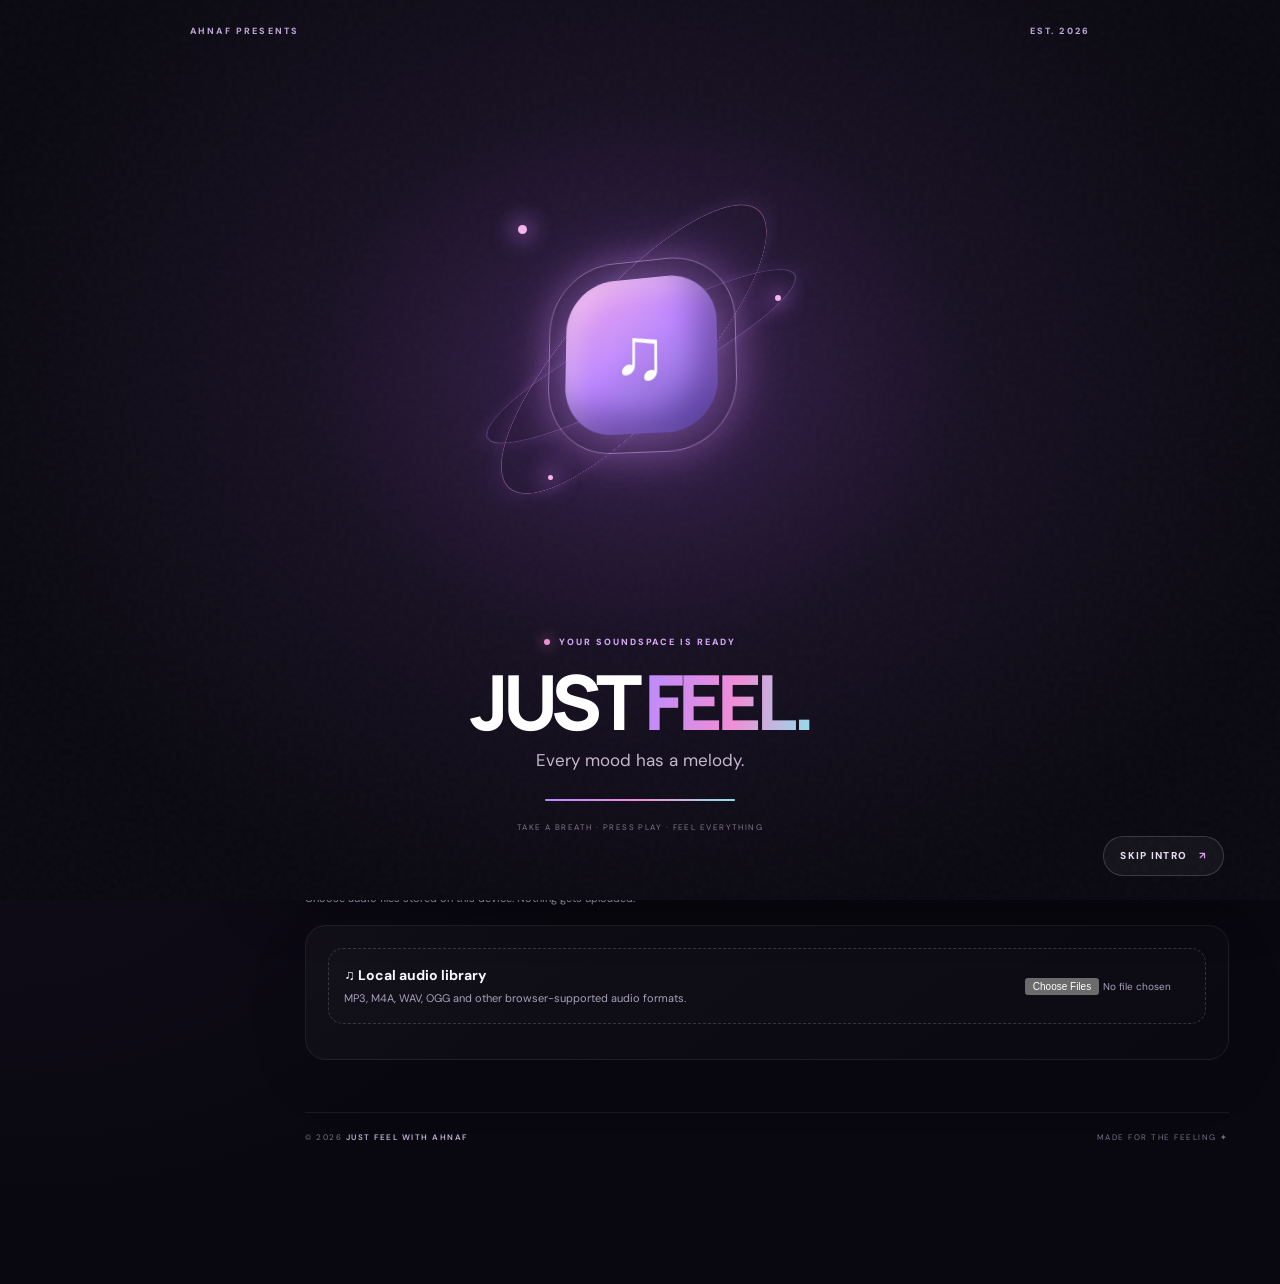
<file: player.html>
<!doctype html>
<html lang="en">
<head>
  <meta charset="utf-8">
  <meta name="viewport" content="width=device-width, initial-scale=1, viewport-fit=cover">
  <meta name="theme-color" content="#090810">
  <meta name="description" content="A responsive music player with online music discovery, playback controls, favorite saving, and local audio file playback.">
  <meta property="og:title" content="Music player — Just Feel with Ahnaf">
  <meta property="og:description" content="A responsive music player with online music discovery, playback controls, favorite saving, and local audio file playback.">
  <meta property="og:type" content="website">
  <title>Music player — Just Feel with Ahnaf</title>
  <link rel="icon" href="favicon.svg" type="image/svg+xml">
  <link rel="manifest" href="manifest.webmanifest">
  <link rel="stylesheet" href="style.css">
</head>
<body data-page="player">
  <div class="welcome-intro" id="welcome-intro" aria-label="Welcome to Just Feel" role="dialog" aria-modal="true">
    <div class="intro-grain" aria-hidden="true"></div>
    <div class="intro-topline"><span>AHNAF PRESENTS</span><span>EST. 2026</span></div>
    <div class="intro-stage">
      <div class="intro-orbit orbit-a"></div><div class="intro-orbit orbit-b"></div>
      <div class="intro-core"><div class="intro-core-glow"></div><span>♫</span></div>
      <div class="intro-particle particle-a"></div><div class="intro-particle particle-b"></div><div class="intro-particle particle-c"></div>
    </div>
    <div class="intro-copy">
      <p class="intro-kicker"><span></span> YOUR SOUNDSPACE IS READY</p>
      <h1>JUST <span>FEEL.</span></h1>
      <p class="intro-subtitle">Every mood has a melody.</p>
      <div class="intro-progress"><i></i></div>
      <small>TAKE A BREATH · PRESS PLAY · FEEL EVERYTHING</small>
    </div>
    <button class="intro-skip" id="intro-skip" type="button">SKIP INTRO <span>↗</span></button>
  </div>

  <div class="app-shell">
    <aside class="sidebar" aria-label="Main navigation">
      <a class="brand" href="index.html" aria-label="Just Feel home"><span class="brand-mark"><img src="logo.svg" alt="" width="43" height="43"></span><span class="brand-name">just feel<small>WITH AHNAF</small></span></a>
      <p class="side-label">YOUR SOUNDSPACE</p>
      <nav class="side-nav"><a class="nav-link " href="index.html" ><span class="nav-icon">⌂</span><span>Home</span></a><a class="nav-link " href="explore.html" ><span class="nav-icon">⌕</span><span>Explore music</span></a><a class="nav-link active" href="player.html" aria-current=page><span class="nav-icon">♫</span><span>Music player</span></a><a class="nav-link " href="playlists.html" ><span class="nav-icon">▤</span><span>Playlists</span></a><a class="nav-link " href="favorites.html" ><span class="nav-icon">♡</span><span>Favorites</span></a><a class="nav-link " href="lyrics.html" ><span class="nav-icon">≋</span><span>Lyrics & notes</span></a><a class="nav-link " href="profile.html" ><span class="nav-icon">◉</span><span>Creator profile</span></a><a class="nav-link " href="settings.html" ><span class="nav-icon">⚙</span><span>Settings</span></a></nav>
      <div class="sidebar-card"><div class="mini-wave" aria-hidden="true"><i style="height:8px"></i><i style="height:14px"></i><i style="height:20px"></i><i style="height:11px"></i><i style="height:17px"></i><i style="height:23px"></i><i style="height:13px"></i><i style="height:8px"></i><i style="height:18px"></i><i style="height:12px"></i><i style="height:21px"></i><i style="height:9px"></i><i style="height:16px"></i></div><strong>A little room to feel.</strong><p>Your mood. Your memories. Your music.</p><a class="text-link" href="explore.html">Find your next sound ↗</a></div>
      <div class="side-quote">“Some feelings sound better.”<small>A little universe by Ahnaf ✦</small></div>
    </aside>
    <main class="main">
      <header class="topbar">
        <div class="breadcrumb"><span>YOUR SOUNDSPACE</span><span class="spark">✦</span><b>MUSIC PLAYER</b></div>
        <div class="top-actions"><a class="icon-btn" href="explore.html" aria-label="Search music" title="Explore music">⌕</a><a class="avatar" href="profile.html" aria-label="Creator profile">A</a></div>
      </header>
      <div class="page-content">
<div class="page-intro"><div><p class="eyebrow"><span class="dot"></span> YOUR PERSONAL SOUNDSCAPE</p><h1>Stay here.<br><span class="gradient">Let it play.</span></h1><p class="lead">A little space to turn the volume up, turn the world down, and just feel.</p></div><div class="page-stamp" aria-hidden="true">♫</div></div>
<section class="panel player-layout reveal"><div class="player-art-panel"><span class="player-glint"></span><div class="vinyl-disc"><div class="vinyl-center" id="now-cover">♫</div></div></div><div class="now-playing-copy"><p class="eyebrow">NOW IN YOUR WORLD</p><h2 id="now-title">Your next favorite.</h2><p id="now-artist" class="muted">Search music or add a track from your device.</p><div class="player-controls"><button class="track-action" id="main-prev" type="button" aria-label="Previous track">|‹</button><button class="main-play" id="main-play" type="button" aria-label="Play or pause">▶</button><button class="track-action" id="main-next" type="button" aria-label="Next track">›|</button><button class="track-action heart" id="current-fav" type="button" aria-label="Add current track to favorites" aria-pressed="false">♡</button></div><div class="seek-row"><span id="elapsed">0:00</span><input id="full-seek" type="range" min="0" max="100" value="0" step="0.1" aria-label="Track position"><span id="duration">0:00</span></div><div class="volume-row"><span>◖</span><label for="volume-control" class="small">Volume</label><input id="volume-control" type="range" min="0" max="1" value="0.8" step="0.01" aria-label="Volume"></div><div class="player-options"><a class="btn secondary" href="explore.html">Find more music ↗</a><a class="btn secondary" href="favorites.html">♡ Favorites</a></div></div></section>
<section class="section reveal delay-1"><div class="section-head"><div><p class="eyebrow">YOUR DEVICE, YOUR MUSIC</p><h2>Bring your own sound.</h2><p>Choose audio files stored on this device. Nothing gets uploaded.</p></div></div><div class="panel"><div class="file-drop"><div><b>♫ Local audio library</b><p>MP3, M4A, WAV, OGG and other browser-supported audio formats.</p></div><input id="local-audio" type="file" accept="audio/*" multiple aria-label="Choose local audio files"></div><div class="tracklist" id="local-list" style="margin-top:13px"></div></div></section>
        <footer class="footer"><span>© 2026 <b>JUST FEEL WITH AHNAF</b></span><span>MADE FOR THE FEELING ✦</span></footer>
      </div>
    </main>
  </div>
  <nav class="mobile-nav" aria-label="Mobile navigation"><a class="" href="index.html" ><span>⌂</span>Home</a><a class="" href="explore.html" ><span>⌕</span>Explore</a><a class="active" href="player.html" aria-current=page><span>♫</span>Player</a><a class="" href="playlists.html" ><span>▤</span>Playlists</a><a class="" href="favorites.html" ><span>♡</span>Saved</a></nav>
  <div class="player-dock" aria-label="Mini music player">
    <div class="dock-now"><div class="dock-cover" id="dock-cover">♫</div><div class="dock-meta"><b id="dock-title">Nothing playing yet</b><small id="dock-artist">Choose a song to begin</small></div></div>
    <div class="dock-controls"><button class="icon-btn" id="dock-prev" type="button" aria-label="Previous track" title="Previous">|‹</button><button class="icon-btn dock-play" id="dock-play" type="button" aria-label="Play" title="Play or pause">▶</button><button class="icon-btn" id="dock-next" type="button" aria-label="Next track" title="Next">›|</button></div>
    <div class="dock-right"><input class="dock-seek" id="dock-seek" type="range" min="0" max="100" value="0" step="0.1" aria-label="Seek through track"><a class="dock-open" href="player.html">OPEN PLAYER ↗</a></div>
  </div>
  <audio id="audio" preload="metadata"></audio>
  <div id="toast" role="status" aria-live="polite"></div>
  <script src="app.js"></script>
</body>
</html>
</file>
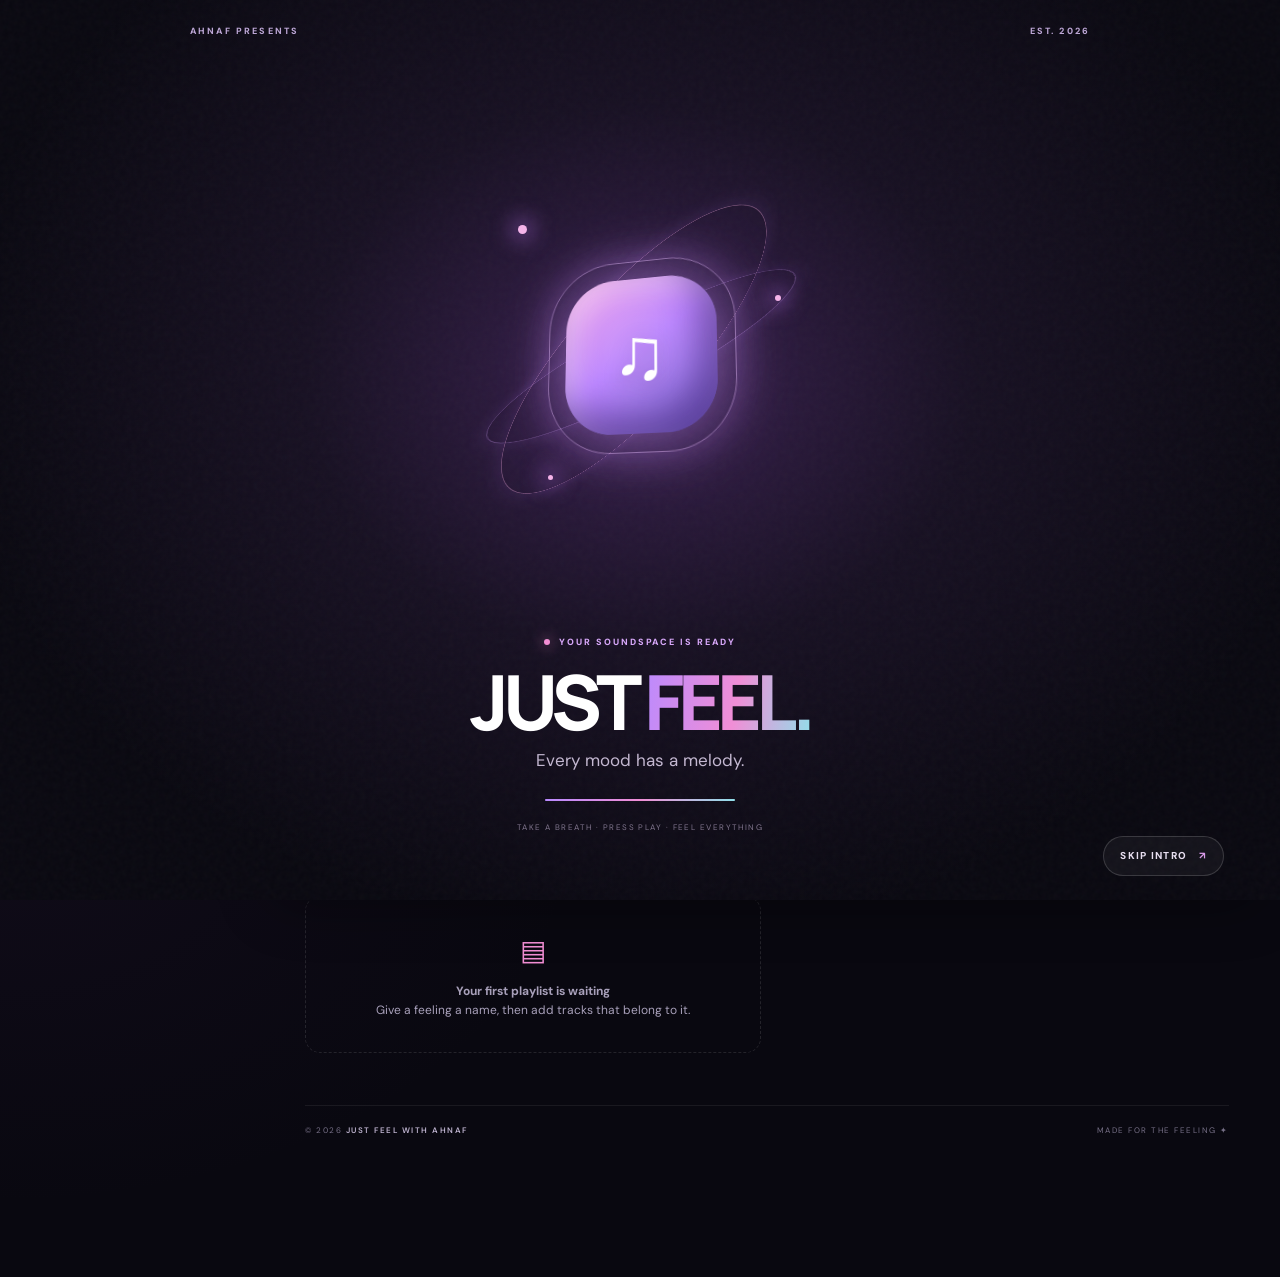
<file: playlists.html>
<!doctype html>
<html lang="en">
<head>
  <meta charset="utf-8">
  <meta name="viewport" content="width=device-width, initial-scale=1, viewport-fit=cover">
  <meta name="theme-color" content="#090810">
  <meta name="description" content="Create and manage personal playlists with tracks from your music discoveries. Playlists are saved locally in your browser.">
  <meta property="og:title" content="Playlists — Just Feel with Ahnaf">
  <meta property="og:description" content="Create and manage personal playlists with tracks from your music discoveries. Playlists are saved locally in your browser.">
  <meta property="og:type" content="website">
  <title>Playlists — Just Feel with Ahnaf</title>
  <link rel="icon" href="favicon.svg" type="image/svg+xml">
  <link rel="manifest" href="manifest.webmanifest">
  <link rel="stylesheet" href="style.css">
</head>
<body data-page="playlists">
  <div class="welcome-intro" id="welcome-intro" aria-label="Welcome to Just Feel" role="dialog" aria-modal="true">
    <div class="intro-grain" aria-hidden="true"></div>
    <div class="intro-topline"><span>AHNAF PRESENTS</span><span>EST. 2026</span></div>
    <div class="intro-stage">
      <div class="intro-orbit orbit-a"></div><div class="intro-orbit orbit-b"></div>
      <div class="intro-core"><div class="intro-core-glow"></div><span>♫</span></div>
      <div class="intro-particle particle-a"></div><div class="intro-particle particle-b"></div><div class="intro-particle particle-c"></div>
    </div>
    <div class="intro-copy">
      <p class="intro-kicker"><span></span> YOUR SOUNDSPACE IS READY</p>
      <h1>JUST <span>FEEL.</span></h1>
      <p class="intro-subtitle">Every mood has a melody.</p>
      <div class="intro-progress"><i></i></div>
      <small>TAKE A BREATH · PRESS PLAY · FEEL EVERYTHING</small>
    </div>
    <button class="intro-skip" id="intro-skip" type="button">SKIP INTRO <span>↗</span></button>
  </div>

  <div class="app-shell">
    <aside class="sidebar" aria-label="Main navigation">
      <a class="brand" href="index.html" aria-label="Just Feel home"><span class="brand-mark"><img src="logo.svg" alt="" width="43" height="43"></span><span class="brand-name">just feel<small>WITH AHNAF</small></span></a>
      <p class="side-label">YOUR SOUNDSPACE</p>
      <nav class="side-nav"><a class="nav-link " href="index.html" ><span class="nav-icon">⌂</span><span>Home</span></a><a class="nav-link " href="explore.html" ><span class="nav-icon">⌕</span><span>Explore music</span></a><a class="nav-link " href="player.html" ><span class="nav-icon">♫</span><span>Music player</span></a><a class="nav-link active" href="playlists.html" aria-current=page><span class="nav-icon">▤</span><span>Playlists</span></a><a class="nav-link " href="favorites.html" ><span class="nav-icon">♡</span><span>Favorites</span></a><a class="nav-link " href="lyrics.html" ><span class="nav-icon">≋</span><span>Lyrics & notes</span></a><a class="nav-link " href="profile.html" ><span class="nav-icon">◉</span><span>Creator profile</span></a><a class="nav-link " href="settings.html" ><span class="nav-icon">⚙</span><span>Settings</span></a></nav>
      <div class="sidebar-card"><div class="mini-wave" aria-hidden="true"><i style="height:8px"></i><i style="height:14px"></i><i style="height:20px"></i><i style="height:11px"></i><i style="height:17px"></i><i style="height:23px"></i><i style="height:13px"></i><i style="height:8px"></i><i style="height:18px"></i><i style="height:12px"></i><i style="height:21px"></i><i style="height:9px"></i><i style="height:16px"></i></div><strong>A little room to feel.</strong><p>Your mood. Your memories. Your music.</p><a class="text-link" href="explore.html">Find your next sound ↗</a></div>
      <div class="side-quote">“Some feelings sound better.”<small>A little universe by Ahnaf ✦</small></div>
    </aside>
    <main class="main">
      <header class="topbar">
        <div class="breadcrumb"><span>YOUR SOUNDSPACE</span><span class="spark">✦</span><b>PLAYLISTS</b></div>
        <div class="top-actions"><a class="icon-btn" href="explore.html" aria-label="Search music" title="Explore music">⌕</a><a class="avatar" href="profile.html" aria-label="Creator profile">A</a></div>
      </header>
      <div class="page-content">
<div class="page-intro"><div><p class="eyebrow"><span class="dot"></span> LITTLE COLLECTIONS OF YOU</p><h1>Keep the songs<br><span class="gradient">that mean something.</span></h1><p class="lead">A playlist for every chapter, every late ride, every “this is so us” moment.</p></div><div class="page-stamp" aria-hidden="true">▤</div></div>
<div class="two-col"><section class="panel reveal"><div class="panel-title"><div><h3>Start a new collection</h3><p class="muted small" style="margin:4px 0 0">Name it after a feeling, a place, or a person.</p></div><span class="page-stamp" style="width:43px;height:43px;border-radius:13px;font-size:17px">＋</span></div><form class="form-stack" id="create-playlist-form"><div class="field"><label for="playlist-name">Playlist name</label><input id="playlist-name" maxlength="55" placeholder="e.g. 2 AM, Window Seat, New Beginnings" required></div><button class="btn" type="submit">Create playlist <span class="arrow">↗</span></button></form><div style="border-top:1px solid var(--line);margin:23px 0 18px"></div><div class="field"><label for="playlist-select">Add songs to a collection</label><select id="playlist-select"><option value="">Choose a playlist…</option></select><span class="field-help">Play a song in Explore or choose from your favorites to add it.</span></div><div class="form-actions" style="margin-top:12px"><button class="btn secondary" id="playlist-add-current" type="button">＋ Add current song</button><button class="btn secondary" id="playlist-add-favorites" type="button">♡ Add all favorites</button></div></section>
<section class="stack reveal delay-1"><div class="feature-card"><div class="feature-icon">✦</div><h3>A soundtrack for every version of you.</h3><p>Your playlists are saved in this browser, so they stay personal to this device.</p><a class="text-link" href="explore.html">Find songs to collect ↗</a></div><div class="panel"><p class="eyebrow">A LITTLE REMINDER</p><h3>There’s no wrong mood.</h3><p class="muted small" style="margin-bottom:0">Make a playlist for the happy endings, the almosts, and everything in between.</p></div></section></div>
<section class="section reveal delay-2"><div class="section-head"><div><p class="eyebrow">YOUR COLLECTIONS</p><h2>Your playlists <span class="gradient">live here.</span></h2></div><span class="pill"><span id="stat-playlists">0</span> collections</span></div><div class="playlist-grid" id="playlist-list"></div></section>
        <footer class="footer"><span>© 2026 <b>JUST FEEL WITH AHNAF</b></span><span>MADE FOR THE FEELING ✦</span></footer>
      </div>
    </main>
  </div>
  <nav class="mobile-nav" aria-label="Mobile navigation"><a class="" href="index.html" ><span>⌂</span>Home</a><a class="" href="explore.html" ><span>⌕</span>Explore</a><a class="" href="player.html" ><span>♫</span>Player</a><a class="active" href="playlists.html" aria-current=page><span>▤</span>Playlists</a><a class="" href="favorites.html" ><span>♡</span>Saved</a></nav>
  <div class="player-dock" aria-label="Mini music player">
    <div class="dock-now"><div class="dock-cover" id="dock-cover">♫</div><div class="dock-meta"><b id="dock-title">Nothing playing yet</b><small id="dock-artist">Choose a song to begin</small></div></div>
    <div class="dock-controls"><button class="icon-btn" id="dock-prev" type="button" aria-label="Previous track" title="Previous">|‹</button><button class="icon-btn dock-play" id="dock-play" type="button" aria-label="Play" title="Play or pause">▶</button><button class="icon-btn" id="dock-next" type="button" aria-label="Next track" title="Next">›|</button></div>
    <div class="dock-right"><input class="dock-seek" id="dock-seek" type="range" min="0" max="100" value="0" step="0.1" aria-label="Seek through track"><a class="dock-open" href="player.html">OPEN PLAYER ↗</a></div>
  </div>
  <audio id="audio" preload="metadata"></audio>
  <div id="toast" role="status" aria-live="polite"></div>
  <script src="app.js"></script>
</body>
</html>
</file>
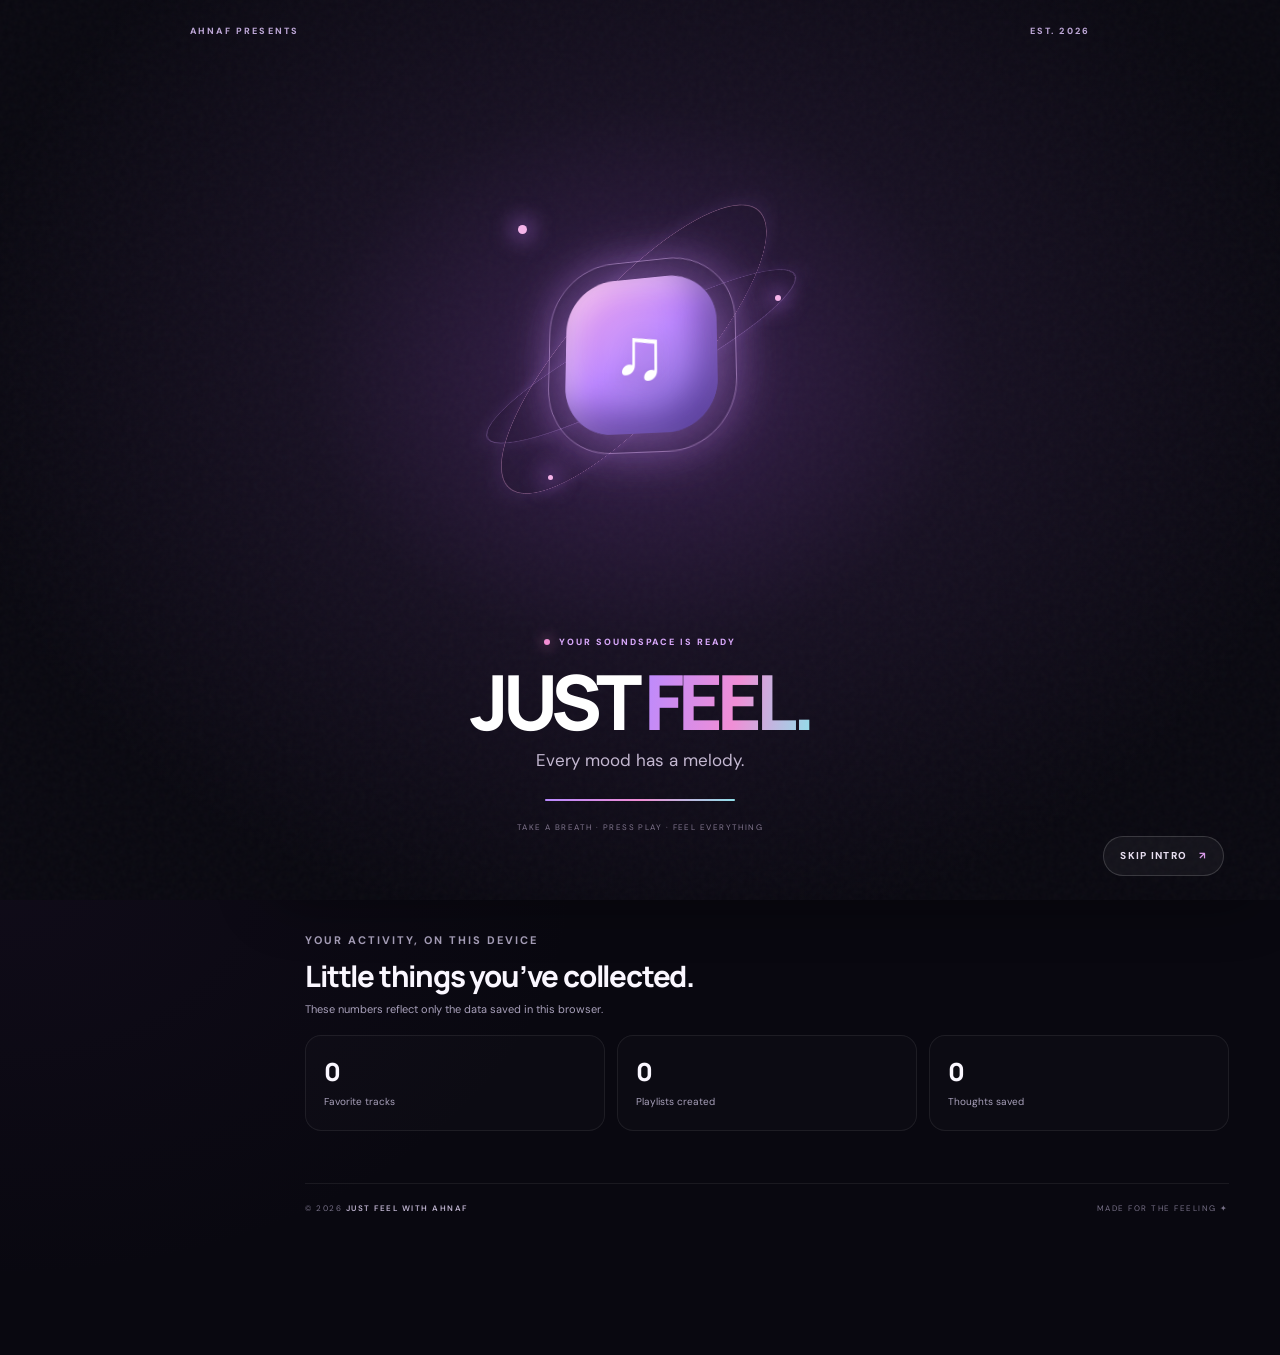
<file: profile.html>
<!doctype html>
<html lang="en">
<head>
  <meta charset="utf-8">
  <meta name="viewport" content="width=device-width, initial-scale=1, viewport-fit=cover">
  <meta name="theme-color" content="#090810">
  <meta name="description" content="Meet the creator of Just Feel with Ahnaf, a personal mood-based music discovery and listening space.">
  <meta property="og:title" content="Creator profile — Just Feel with Ahnaf">
  <meta property="og:description" content="Meet the creator of Just Feel with Ahnaf, a personal mood-based music discovery and listening space.">
  <meta property="og:type" content="website">
  <title>Creator profile — Just Feel with Ahnaf</title>
  <link rel="icon" href="favicon.svg" type="image/svg+xml">
  <link rel="manifest" href="manifest.webmanifest">
  <link rel="stylesheet" href="style.css">
</head>
<body data-page="profile">
  <div class="welcome-intro" id="welcome-intro" aria-label="Welcome to Just Feel" role="dialog" aria-modal="true">
    <div class="intro-grain" aria-hidden="true"></div>
    <div class="intro-topline"><span>AHNAF PRESENTS</span><span>EST. 2026</span></div>
    <div class="intro-stage">
      <div class="intro-orbit orbit-a"></div><div class="intro-orbit orbit-b"></div>
      <div class="intro-core"><div class="intro-core-glow"></div><span>♫</span></div>
      <div class="intro-particle particle-a"></div><div class="intro-particle particle-b"></div><div class="intro-particle particle-c"></div>
    </div>
    <div class="intro-copy">
      <p class="intro-kicker"><span></span> YOUR SOUNDSPACE IS READY</p>
      <h1>JUST <span>FEEL.</span></h1>
      <p class="intro-subtitle">Every mood has a melody.</p>
      <div class="intro-progress"><i></i></div>
      <small>TAKE A BREATH · PRESS PLAY · FEEL EVERYTHING</small>
    </div>
    <button class="intro-skip" id="intro-skip" type="button">SKIP INTRO <span>↗</span></button>
  </div>

  <div class="app-shell">
    <aside class="sidebar" aria-label="Main navigation">
      <a class="brand" href="index.html" aria-label="Just Feel home"><span class="brand-mark"><img src="logo.svg" alt="" width="43" height="43"></span><span class="brand-name">just feel<small>WITH AHNAF</small></span></a>
      <p class="side-label">YOUR SOUNDSPACE</p>
      <nav class="side-nav"><a class="nav-link " href="index.html" ><span class="nav-icon">⌂</span><span>Home</span></a><a class="nav-link " href="explore.html" ><span class="nav-icon">⌕</span><span>Explore music</span></a><a class="nav-link " href="player.html" ><span class="nav-icon">♫</span><span>Music player</span></a><a class="nav-link " href="playlists.html" ><span class="nav-icon">▤</span><span>Playlists</span></a><a class="nav-link " href="favorites.html" ><span class="nav-icon">♡</span><span>Favorites</span></a><a class="nav-link " href="lyrics.html" ><span class="nav-icon">≋</span><span>Lyrics & notes</span></a><a class="nav-link active" href="profile.html" aria-current=page><span class="nav-icon">◉</span><span>Creator profile</span></a><a class="nav-link " href="settings.html" ><span class="nav-icon">⚙</span><span>Settings</span></a></nav>
      <div class="sidebar-card"><div class="mini-wave" aria-hidden="true"><i style="height:8px"></i><i style="height:14px"></i><i style="height:20px"></i><i style="height:11px"></i><i style="height:17px"></i><i style="height:23px"></i><i style="height:13px"></i><i style="height:8px"></i><i style="height:18px"></i><i style="height:12px"></i><i style="height:21px"></i><i style="height:9px"></i><i style="height:16px"></i></div><strong>A little room to feel.</strong><p>Your mood. Your memories. Your music.</p><a class="text-link" href="explore.html">Find your next sound ↗</a></div>
      <div class="side-quote">“Some feelings sound better.”<small>A little universe by Ahnaf ✦</small></div>
    </aside>
    <main class="main">
      <header class="topbar">
        <div class="breadcrumb"><span>YOUR SOUNDSPACE</span><span class="spark">✦</span><b>CREATOR PROFILE</b></div>
        <div class="top-actions"><a class="icon-btn" href="explore.html" aria-label="Search music" title="Explore music">⌕</a><a class="avatar" href="profile.html" aria-label="Creator profile">A</a></div>
      </header>
      <div class="page-content">
<div class="page-intro"><div><p class="eyebrow"><span class="dot"></span> THE PERSON BEHIND THE FEELING</p><h1>A little about<br><span class="gradient">the creator.</span></h1><p class="lead">A personal music universe built around a simple idea: every feeling deserves a soundtrack.</p></div><div class="page-stamp" aria-hidden="true">◉</div></div>
<section class="profile-card reveal"><div class="profile-avatar">A</div><div class="profile-info"><p class="eyebrow" style="margin-bottom:7px">CREATOR · MUSIC LOVER · BUILDER</p><h2>Ahnaf</h2><p>Creator of Just Feel with Ahnaf</p><div class="tag-row"><span class="tag">Independent sounds</span><span class="tag">Personal playlists</span><span class="tag">Built with feeling</span></div></div></section>
<section class="section reveal delay-1"><div class="section-head"><div><p class="eyebrow">YOUR UNIVERSE, YOUR WAY</p><h2>A space made to be personal.</h2><p>This is a small creative corner for music, memory, and mood.</p></div></div><div class="feature-grid"><article class="feature-card"><div class="feature-icon">♫</div><h3>Music for every mood.</h3><p>Explore independent tracks and discover new sounds that meet you where you are.</p><a class="text-link" href="explore.html">Explore the catalog ↗</a></article><article class="feature-card"><div class="feature-icon">✦</div><h3>Designed around you.</h3><p>Choose an atmosphere, build your collections, and keep the thoughts that matter.</p><a class="text-link" href="settings.html">Personalize your space ↗</a></article></div></section>
<section class="section reveal delay-2"><div class="section-head"><div><p class="eyebrow">YOUR ACTIVITY, ON THIS DEVICE</p><h2>Little things you’ve collected.</h2><p>These numbers reflect only the data saved in this browser.</p></div></div><div class="stat-grid"><div class="stat-card"><strong id="stat-favorites">0</strong><small>Favorite tracks</small></div><div class="stat-card"><strong id="stat-playlists">0</strong><small>Playlists created</small></div><div class="stat-card"><strong id="stat-notes">0</strong><small>Thoughts saved</small></div></div></section>
        <footer class="footer"><span>© 2026 <b>JUST FEEL WITH AHNAF</b></span><span>MADE FOR THE FEELING ✦</span></footer>
      </div>
    </main>
  </div>
  <nav class="mobile-nav" aria-label="Mobile navigation"><a class="" href="index.html" ><span>⌂</span>Home</a><a class="" href="explore.html" ><span>⌕</span>Explore</a><a class="" href="player.html" ><span>♫</span>Player</a><a class="" href="playlists.html" ><span>▤</span>Playlists</a><a class="" href="favorites.html" ><span>♡</span>Saved</a></nav>
  <div class="player-dock" aria-label="Mini music player">
    <div class="dock-now"><div class="dock-cover" id="dock-cover">♫</div><div class="dock-meta"><b id="dock-title">Nothing playing yet</b><small id="dock-artist">Choose a song to begin</small></div></div>
    <div class="dock-controls"><button class="icon-btn" id="dock-prev" type="button" aria-label="Previous track" title="Previous">|‹</button><button class="icon-btn dock-play" id="dock-play" type="button" aria-label="Play" title="Play or pause">▶</button><button class="icon-btn" id="dock-next" type="button" aria-label="Next track" title="Next">›|</button></div>
    <div class="dock-right"><input class="dock-seek" id="dock-seek" type="range" min="0" max="100" value="0" step="0.1" aria-label="Seek through track"><a class="dock-open" href="player.html">OPEN PLAYER ↗</a></div>
  </div>
  <audio id="audio" preload="metadata"></audio>
  <div id="toast" role="status" aria-live="polite"></div>
  <script src="app.js"></script>
</body>
</html>
</file>
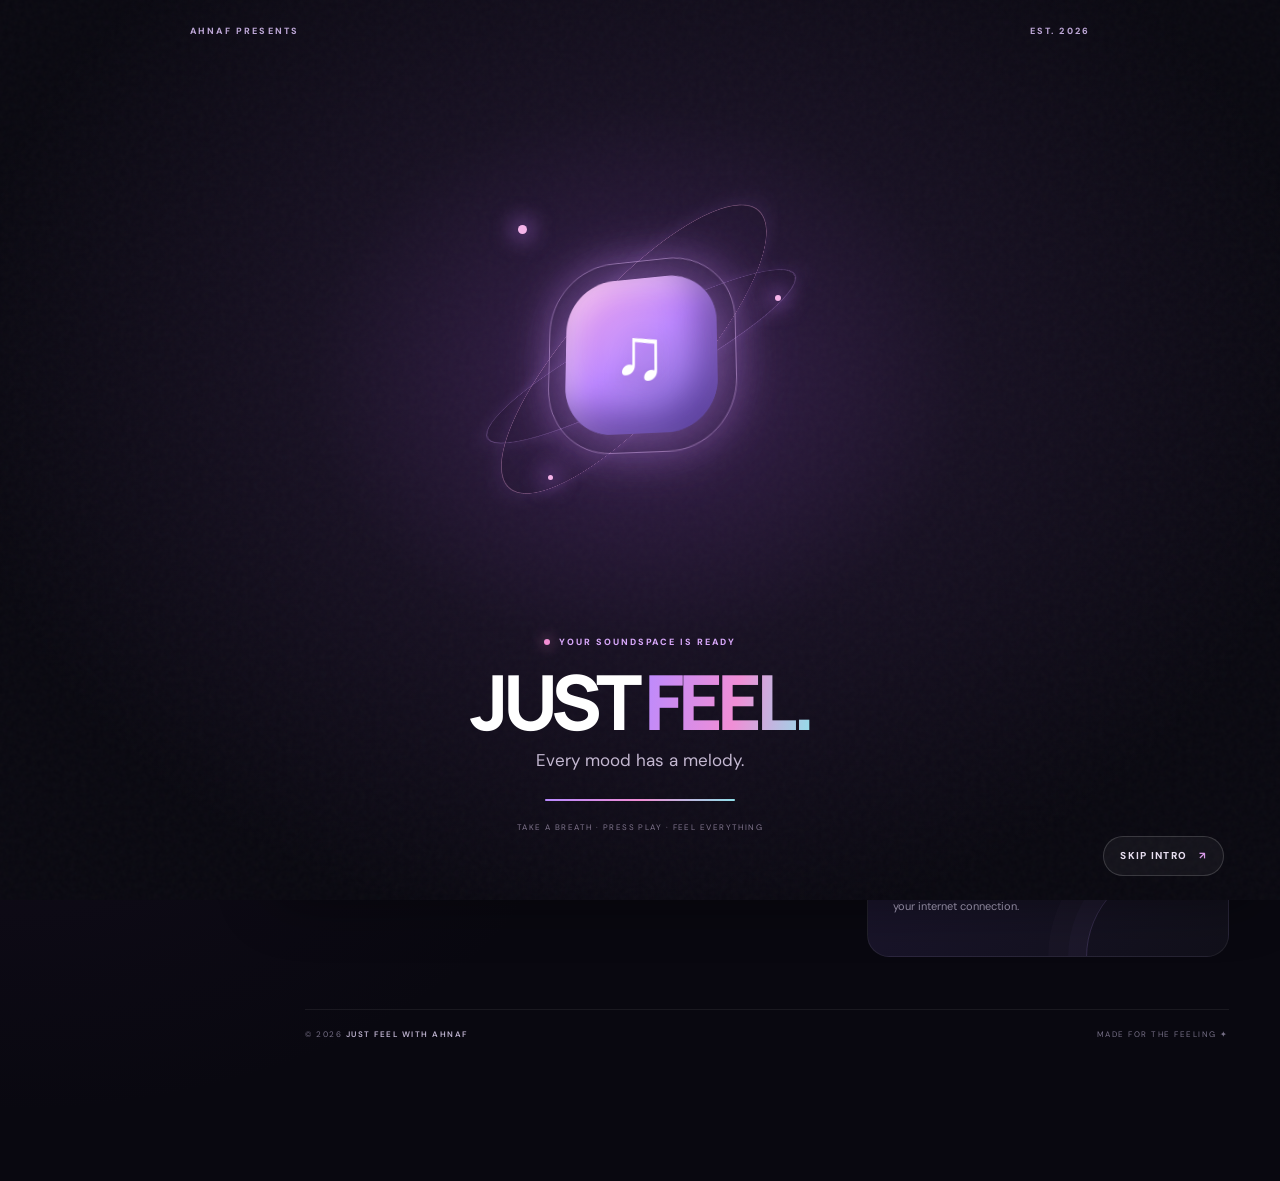
<file: settings.html>
<!doctype html>
<html lang="en">
<head>
  <meta charset="utf-8">
  <meta name="viewport" content="width=device-width, initial-scale=1, viewport-fit=cover">
  <meta name="theme-color" content="#090810">
  <meta name="description" content="Customize the Just Feel theme, accent palette, motion preferences, and locally saved music data.">
  <meta property="og:title" content="Settings — Just Feel with Ahnaf">
  <meta property="og:description" content="Customize the Just Feel theme, accent palette, motion preferences, and locally saved music data.">
  <meta property="og:type" content="website">
  <title>Settings — Just Feel with Ahnaf</title>
  <link rel="icon" href="favicon.svg" type="image/svg+xml">
  <link rel="manifest" href="manifest.webmanifest">
  <link rel="stylesheet" href="style.css">
</head>
<body data-page="settings">
  <div class="welcome-intro" id="welcome-intro" aria-label="Welcome to Just Feel" role="dialog" aria-modal="true">
    <div class="intro-grain" aria-hidden="true"></div>
    <div class="intro-topline"><span>AHNAF PRESENTS</span><span>EST. 2026</span></div>
    <div class="intro-stage">
      <div class="intro-orbit orbit-a"></div><div class="intro-orbit orbit-b"></div>
      <div class="intro-core"><div class="intro-core-glow"></div><span>♫</span></div>
      <div class="intro-particle particle-a"></div><div class="intro-particle particle-b"></div><div class="intro-particle particle-c"></div>
    </div>
    <div class="intro-copy">
      <p class="intro-kicker"><span></span> YOUR SOUNDSPACE IS READY</p>
      <h1>JUST <span>FEEL.</span></h1>
      <p class="intro-subtitle">Every mood has a melody.</p>
      <div class="intro-progress"><i></i></div>
      <small>TAKE A BREATH · PRESS PLAY · FEEL EVERYTHING</small>
    </div>
    <button class="intro-skip" id="intro-skip" type="button">SKIP INTRO <span>↗</span></button>
  </div>

  <div class="app-shell">
    <aside class="sidebar" aria-label="Main navigation">
      <a class="brand" href="index.html" aria-label="Just Feel home"><span class="brand-mark"><img src="logo.svg" alt="" width="43" height="43"></span><span class="brand-name">just feel<small>WITH AHNAF</small></span></a>
      <p class="side-label">YOUR SOUNDSPACE</p>
      <nav class="side-nav"><a class="nav-link " href="index.html" ><span class="nav-icon">⌂</span><span>Home</span></a><a class="nav-link " href="explore.html" ><span class="nav-icon">⌕</span><span>Explore music</span></a><a class="nav-link " href="player.html" ><span class="nav-icon">♫</span><span>Music player</span></a><a class="nav-link " href="playlists.html" ><span class="nav-icon">▤</span><span>Playlists</span></a><a class="nav-link " href="favorites.html" ><span class="nav-icon">♡</span><span>Favorites</span></a><a class="nav-link " href="lyrics.html" ><span class="nav-icon">≋</span><span>Lyrics & notes</span></a><a class="nav-link " href="profile.html" ><span class="nav-icon">◉</span><span>Creator profile</span></a><a class="nav-link active" href="settings.html" aria-current=page><span class="nav-icon">⚙</span><span>Settings</span></a></nav>
      <div class="sidebar-card"><div class="mini-wave" aria-hidden="true"><i style="height:8px"></i><i style="height:14px"></i><i style="height:20px"></i><i style="height:11px"></i><i style="height:17px"></i><i style="height:23px"></i><i style="height:13px"></i><i style="height:8px"></i><i style="height:18px"></i><i style="height:12px"></i><i style="height:21px"></i><i style="height:9px"></i><i style="height:16px"></i></div><strong>A little room to feel.</strong><p>Your mood. Your memories. Your music.</p><a class="text-link" href="explore.html">Find your next sound ↗</a></div>
      <div class="side-quote">“Some feelings sound better.”<small>A little universe by Ahnaf ✦</small></div>
    </aside>
    <main class="main">
      <header class="topbar">
        <div class="breadcrumb"><span>YOUR SOUNDSPACE</span><span class="spark">✦</span><b>SETTINGS</b></div>
        <div class="top-actions"><a class="icon-btn" href="explore.html" aria-label="Search music" title="Explore music">⌕</a><a class="avatar" href="profile.html" aria-label="Creator profile">A</a></div>
      </header>
      <div class="page-content">
<div class="page-intro"><div><p class="eyebrow"><span class="dot"></span> MAKE YOURSELF AT HOME</p><h1>Your space.<br><span class="gradient">Your atmosphere.</span></h1><p class="lead">Tune the look and feel of your little music universe until it feels like yours.</p></div><div class="page-stamp" aria-hidden="true">⚙</div></div>
<div class="two-col"><section class="panel reveal"><div class="panel-title"><div><h3>Appearance</h3><p class="muted small" style="margin:4px 0 0">Set the tone of your soundspace.</p></div></div><div class="settings-list"><div class="setting-row"><div><div class="setting-label">Color atmosphere</div><p id="theme-label">Midnight atmosphere</p></div><div class="form-actions"><button class="btn secondary" type="button" data-theme-set="dark" aria-pressed="true">Midnight</button><button class="btn secondary" type="button" data-theme-set="light" aria-pressed="false">Daylight</button></div></div><div class="setting-row"><div><div class="setting-label">Accent palette</div><p>A small color shift, a different feeling.</p></div><div class="swatches" aria-label="Accent color"><button class="swatch swatch-violet" type="button" data-accent-set="violet" aria-label="Violet and pink" aria-pressed="true"></button><button class="swatch swatch-ocean" type="button" data-accent-set="ocean" aria-label="Ocean blue and mint" aria-pressed="false"></button><button class="swatch swatch-rose" type="button" data-accent-set="rose" aria-label="Rose and peach" aria-pressed="false"></button><button class="swatch swatch-ember" type="button" data-accent-set="ember" aria-label="Amber and coral" aria-pressed="false"></button></div></div><div class="setting-row"><div><div class="setting-label">Motion &amp; transitions</div><p>Keep the floating artwork and reveal animations on.</p></div><label class="switch"><input id="motion-toggle" type="checkbox" checked aria-label="Enable animations"><span class="switch-track"></span></label></div><div class="setting-row"><div><div class="setting-label">Compact mode</div><p>Keep your listening space a little tighter.</p></div><label class="switch"><input id="compact-toggle" type="checkbox" aria-label="Enable compact mode"><span class="switch-track"></span></label></div></div></section>
<section class="stack reveal delay-1"><div class="panel"><div class="panel-title"><div><h3>Your data, your browser.</h3><p class="muted small" style="margin:4px 0 0">Personal data stays local to this browser.</p></div><span style="font-size:23px;color:var(--accent3)">⌘</span></div><p class="muted small">Favorites, playlists, notes, and theme settings use browser storage. They do not sync to another device automatically. Clearing browser storage may remove them.</p><a class="text-link" href="favorites.html">View saved tracks ↗</a></div><div class="panel"><p class="eyebrow">RESET YOUR SPACE</p><h3>Start fresh?</h3><p class="muted small">This removes favorites, playlists, and notes saved by this version of Just Feel on this browser. It cannot be undone.</p><button class="btn danger" type="button" id="clear-data">Clear my local data</button></div><div class="feature-card"><div class="feature-icon">✦</div><h3>Made for the feeling.</h3><p>Music discovery depends on the public Audius service and your internet connection.</p></div></section></div>
        <footer class="footer"><span>© 2026 <b>JUST FEEL WITH AHNAF</b></span><span>MADE FOR THE FEELING ✦</span></footer>
      </div>
    </main>
  </div>
  <nav class="mobile-nav" aria-label="Mobile navigation"><a class="" href="index.html" ><span>⌂</span>Home</a><a class="" href="explore.html" ><span>⌕</span>Explore</a><a class="" href="player.html" ><span>♫</span>Player</a><a class="" href="playlists.html" ><span>▤</span>Playlists</a><a class="" href="favorites.html" ><span>♡</span>Saved</a></nav>
  <div class="player-dock" aria-label="Mini music player">
    <div class="dock-now"><div class="dock-cover" id="dock-cover">♫</div><div class="dock-meta"><b id="dock-title">Nothing playing yet</b><small id="dock-artist">Choose a song to begin</small></div></div>
    <div class="dock-controls"><button class="icon-btn" id="dock-prev" type="button" aria-label="Previous track" title="Previous">|‹</button><button class="icon-btn dock-play" id="dock-play" type="button" aria-label="Play" title="Play or pause">▶</button><button class="icon-btn" id="dock-next" type="button" aria-label="Next track" title="Next">›|</button></div>
    <div class="dock-right"><input class="dock-seek" id="dock-seek" type="range" min="0" max="100" value="0" step="0.1" aria-label="Seek through track"><a class="dock-open" href="player.html">OPEN PLAYER ↗</a></div>
  </div>
  <audio id="audio" preload="metadata"></audio>
  <div id="toast" role="status" aria-live="polite"></div>
  <script src="app.js"></script>
</body>
</html>
</file>
<file: style.css>
@import url('https://fonts.googleapis.com/css2?family=DM+Sans:wght@400;500;600;700&family=Manrope:wght@400;500;600;700;800&display=swap');
:root{color-scheme:dark;--bg:#090810;--bg2:#100d1b;--panel:#14111f;--panel2:#1b1729;--panel3:#211b32;--text:#faf7ff;--muted:#a8a0ba;--soft:#777087;--line:#ffffff12;--accent:#b58aff;--accent2:#f28ed4;--accent3:#8de4e7;--success:#9ce9c5;--danger:#ff8eab;--radius:22px;--shadow:0 28px 90px #0007;--font:'DM Sans',sans-serif;--display:'Manrope',sans-serif}
*{box-sizing:border-box}html{scroll-behavior:smooth;scroll-padding-top:90px}body{margin:0;min-height:100vh;background:radial-gradient(ellipse at 70% -10%,#583a7a35,transparent 37%),radial-gradient(ellipse at 0% 65%,#4c28651a,transparent 32%),var(--bg);color:var(--text);font-family:var(--font);font-size:14px;line-height:1.6;overflow-x:hidden}body:before{content:"";position:fixed;inset:0;pointer-events:none;opacity:.12;z-index:-1;background-image:url("data:image/svg+xml,%3Csvg viewBox='0 0 180 180' xmlns='http://www.w3.org/2000/svg'%3E%3Cfilter id='n'%3E%3CfeTurbulence type='fractalNoise' baseFrequency='.88' numOctaves='3' stitchTiles='stitch'/%3E%3C/filter%3E%3Crect width='100%25' height='100%25' filter='url(%23n)' opacity='.18'/%3E%3C/svg%3E")}
a{color:inherit;text-decoration:none}button,input,textarea,select{font:inherit}button,a,input,textarea,select{-webkit-tap-highlight-color:transparent}button{cursor:pointer}button:focus-visible,a:focus-visible,input:focus-visible,textarea:focus-visible,select:focus-visible{outline:2px solid var(--accent3);outline-offset:3px}img{max-width:100%}::selection{background:#b58aff5c;color:white}
.app-shell{display:flex;min-height:100vh}.sidebar{position:fixed;inset:0 auto 0 0;width:254px;padding:28px 17px 18px;display:flex;flex-direction:column;z-index:30;border-right:1px solid var(--line);background:linear-gradient(180deg,#100c1beF,#0c0914f8 75%);backdrop-filter:blur(24px)}.brand{display:flex;align-items:center;gap:12px;margin:0 10px 36px}.brand-mark{width:43px;height:43px;display:grid;place-items:center;flex:none;border-radius:15px;color:#fff;font-size:22px;background:linear-gradient(140deg,var(--accent),var(--accent2) 63%,var(--accent3));box-shadow:0 8px 28px color-mix(in srgb,var(--accent) 25%,transparent);position:relative;overflow:hidden}.brand-mark:after{content:"";position:absolute;inset:-45% 45% -20% -30%;background:#ffffff40;transform:rotate(32deg);filter:blur(8px)}.brand-name{font:800 19px/1.15 var(--display);letter-spacing:-.8px}.brand-name small{display:block;margin-top:5px;font:700 8px var(--font);letter-spacing:2.3px;color:var(--muted)}.side-label,.eyebrow{font-size:9px;letter-spacing:2px;font-weight:700;color:var(--muted);text-transform:uppercase}.side-label{margin:0 12px 12px}.side-nav{display:grid;gap:5px}.nav-link{display:flex;align-items:center;gap:13px;min-height:44px;padding:10px 13px;border:1px solid transparent;border-radius:13px;font-size:12px;font-weight:600;color:#a8a0b8;transition:background .25s,border-color .25s,color .25s,transform .25s}.nav-link .nav-icon{width:21px;display:inline-grid;place-items:center;color:#a99dbf;font-size:18px;font-weight:400}.nav-link:hover{background:#ffffff08;color:var(--text);transform:translateX(2px)}.nav-link.active{color:var(--text);background:linear-gradient(105deg,color-mix(in srgb,var(--accent) 18%,transparent),#ffffff04);border-color:color-mix(in srgb,var(--accent) 20%,transparent);box-shadow:inset 2px 0 var(--accent)}.nav-link.active .nav-icon{color:var(--accent2)}.sidebar-card{margin-top:auto;padding:16px;border:1px solid var(--line);border-radius:17px;background:radial-gradient(circle at 100% 0%,color-mix(in srgb,var(--accent) 18%,transparent),transparent 53%),#ffffff04}.mini-wave{height:24px;display:flex;align-items:center;gap:3px;margin-bottom:12px}.mini-wave i{width:3px;border-radius:9px;background:linear-gradient(var(--accent2),var(--accent));animation:wave 1.2s ease-in-out infinite alternate}.mini-wave i:nth-child(3n){animation-delay:-.8s}.mini-wave i:nth-child(3n + 1){animation-delay:-.35s}.sidebar-card strong{font:700 12px var(--display)}.sidebar-card p{font-size:10px;color:var(--muted);margin:5px 0 12px}.side-quote{border-top:1px solid var(--line);margin-top:15px;padding:15px 8px 0;font-size:11px;color:#d2c8e1}.side-quote small{display:block;margin-top:5px;font-size:9px;color:var(--soft)}.main{width:calc(100% - 254px);max-width:1600px;margin-left:254px;min-width:0;padding:0 clamp(25px,4vw,65px) 140px}.topbar{height:84px;border-bottom:1px solid var(--line);display:flex;align-items:center;justify-content:space-between;gap:18px}.breadcrumb{display:flex;align-items:center;gap:10px;flex-wrap:wrap;font-size:9px;font-weight:700;letter-spacing:1.6px;color:var(--soft)}.breadcrumb .spark{color:var(--accent2)}.breadcrumb b{color:#e4d9f1;font-weight:600}.top-actions{display:flex;align-items:center;gap:10px}.icon-btn{width:38px;height:38px;display:grid;place-items:center;border:1px solid var(--line);border-radius:13px;background:#ffffff04;color:var(--muted);font-size:17px;transition:.2s}.icon-btn:hover{border-color:#ffffff30;color:var(--text);background:#ffffff0a}.avatar{display:grid;place-items:center;width:38px;height:38px;border-radius:14px;color:#fff;font-weight:800;font-size:13px;background:linear-gradient(140deg,var(--accent),var(--accent2));box-shadow:0 7px 25px #a77aff26}.page-content{padding-top:30px}.eyebrow{color:var(--accent);display:flex;align-items:center;gap:9px}.eyebrow .dot{width:6px;height:6px;background:var(--accent2);border-radius:50%;box-shadow:0 0 12px var(--accent2)}h1,h2,h3,p{margin-top:0}h1,h2,h3{font-family:var(--display)}h1{font-size:clamp(39px,5.2vw,70px);line-height:1.03;letter-spacing:-3.4px;font-weight:800;margin:16px 0 18px}h1 .gradient,h2 .gradient,.gradient-text{background:linear-gradient(100deg,var(--accent) 0%,var(--accent2) 58%,var(--accent3) 100%);color:transparent;background-clip:text;-webkit-background-clip:text}h2{font-weight:750;font-size:clamp(23px,2.3vw,31px);line-height:1.2;letter-spacing:-1.2px;margin:9px 0 20px}h3{font-size:16px;font-weight:750;letter-spacing:-.35px;margin-bottom:8px}.muted{color:var(--muted)}.small{font-size:11px}.section{margin-top:48px}.section-head{display:flex;align-items:flex-end;justify-content:space-between;gap:16px;margin-bottom:17px}.section-head h2{margin-bottom:0}.section-head p{font-size:11px;color:var(--muted);margin:7px 0 0}.text-link{font-size:11px;color:var(--accent2);font-weight:700;white-space:nowrap}.text-link:hover{color:var(--accent3)}.hero-home{position:relative;isolation:isolate;display:grid;grid-template-columns:minmax(0,1.1fr) minmax(280px,.9fr);gap:26px;align-items:center;min-height:455px;padding:37px 0 23px}.hero-home:after{content:"";position:absolute;z-index:-1;right:0;top:18px;width:52%;height:90%;pointer-events:none;background:radial-gradient(ellipse,color-mix(in srgb,var(--accent) 15%,transparent),transparent 68%);filter:blur(20px)}.hero-copy{position:relative;z-index:2}.hero-copy h1{max-width:660px}.hero-copy .lead{max-width:490px}.lead{color:var(--muted);font-size:14px;line-height:1.9;max-width:650px}.hero-actions{display:flex;flex-wrap:wrap;gap:10px;margin-top:25px}.btn{min-height:45px;display:inline-flex;align-items:center;justify-content:center;gap:11px;padding:0 18px;border:1px solid transparent;border-radius:13px;font-size:11px;font-weight:800;color:#130e1c;background:linear-gradient(110deg,var(--accent),var(--accent2));box-shadow:0 10px 28px color-mix(in srgb,var(--accent) 22%,transparent);transition:transform .22s,box-shadow .22s,filter .22s}.btn:hover{transform:translateY(-3px);box-shadow:0 15px 35px color-mix(in srgb,var(--accent) 28%,transparent);filter:saturate(1.12)}.btn .arrow{font-size:15px}.btn.secondary{color:var(--text);background:#ffffff08;border-color:#ffffff16;box-shadow:none}.btn.secondary:hover{background:#ffffff0e;border-color:#ffffff30}.btn.danger{color:var(--danger);background:#ff8eab12;border-color:#ff8eab2a;box-shadow:none}.hero-meta{display:flex;gap:20px;flex-wrap:wrap;margin-top:29px;color:var(--muted);font-size:9px;letter-spacing:.7px}.hero-meta span{display:flex;align-items:center;gap:7px}.hero-meta b{color:var(--text);font-size:10px}.hero-art-wrap{position:relative;display:grid;place-items:center;min-height:360px;perspective:900px}.hero-art-wrap:before,.hero-art-wrap:after{content:"";position:absolute;border:1px solid #c59dff20;border-radius:50%;width:340px;height:340px;animation:orbit 30s linear infinite}.hero-art-wrap:after{width:285px;height:285px;border-color:#f28ed428;animation-direction:reverse;animation-duration:24s}.orbit-dot{position:absolute;width:7px;height:7px;border-radius:50%;background:var(--accent3);box-shadow:0 0 20px var(--accent3);top:38px;right:22%}.album-art{position:relative;isolation:isolate;width:min(310px,82%);aspect-ratio:.92;transform:rotate(5deg);border-radius:30px;overflow:hidden;border:1px solid #ffffff22;background:linear-gradient(145deg,#684b91 0%,#24172f 45%,#0e1529 100%);box-shadow:0 35px 95px #6a3e8b45;animation:artFloat 7s ease-in-out infinite}.album-art:before{content:"";position:absolute;inset:0;background:radial-gradient(circle at 68% 25%,#f2c4ff4a,transparent 20%),linear-gradient(155deg,transparent 42%,#14182f 70%,#151027)}.album-art:after{content:"";position:absolute;bottom:-22%;left:-20%;width:145%;height:47%;border-radius:50% 50% 0 0;background:linear-gradient(130deg,#7e64b8,#302c60 65%,#10162e);transform:rotate(-14deg);border-top:1px solid #ffffff25}.album-sun{position:absolute;width:42%;aspect-ratio:1;top:24%;left:29%;border-radius:50%;background:linear-gradient(140deg,#ffc0eb,#ad8bff 72%);box-shadow:0 0 48px #d488ff55,0 0 110px #b58aff2a;z-index:1}.album-star{position:absolute;z-index:3;top:22px;left:24px;color:#f4d7ff;font-size:17px}.album-title{position:absolute;z-index:4;bottom:21px;left:24px;right:24px;display:flex;align-items:center;justify-content:space-between;font-size:10px;letter-spacing:2.3px;font-weight:800}.album-title small{font-size:8px;font-weight:600;letter-spacing:1.5px;color:#d2c2e7}.art-caption{position:absolute;z-index:5;bottom:8px;left:0;right:0;text-align:center;font-size:8px;letter-spacing:3px;color:#ffffff5c}.floating-chip{position:absolute;z-index:5;display:flex;align-items:center;gap:9px;padding:11px 13px;border-radius:15px;background:#1a1426d9;border:1px solid #ffffff15;box-shadow:0 18px 40px #0004;backdrop-filter:blur(15px);font-size:10px;font-weight:700;animation:chipFloat 5s ease-in-out infinite}.floating-chip small{display:block;color:var(--muted);font-size:8px;font-weight:500}.floating-chip .chip-icon{width:29px;height:29px;display:grid;place-items:center;border-radius:10px;background:linear-gradient(140deg,var(--accent),var(--accent2));color:#21142c;font-size:14px}.chip-one{top:13%;left:0}.chip-two{bottom:14%;right:0;animation-delay:-2s}.mood-grid{display:grid;grid-template-columns:repeat(4,minmax(0,1fr));gap:13px}.mood-card{--mood:var(--accent);position:relative;isolation:isolate;overflow:hidden;display:flex;flex-direction:column;min-height:170px;padding:19px;border:1px solid var(--line);border-radius:19px;background:linear-gradient(145deg,color-mix(in srgb,var(--mood) 11%,var(--panel)),var(--panel) 72%);transition:transform .25s,border-color .25s,background .25s}.mood-card:before{content:"";position:absolute;z-index:-1;right:-34px;top:-35px;width:110px;height:110px;border-radius:50%;background:var(--mood);opacity:.10;filter:blur(2px);transition:transform .35s,opacity .35s}.mood-card:hover{transform:translateY(-5px);border-color:color-mix(in srgb,var(--mood) 50%,transparent)}.mood-card:hover:before{transform:scale(1.4);opacity:.18}.mood-icon{font-size:24px;color:var(--mood);height:38px}.mood-card b{font:750 13px var(--display);margin-top:auto}.mood-card small{font-size:10px;line-height:1.6;color:var(--muted);margin-top:6px}.mood-card .card-arrow{position:absolute;top:16px;right:16px;color:var(--soft);font-size:13px}.feature-grid{display:grid;grid-template-columns:1fr 1fr;gap:14px}.feature-card{position:relative;overflow:hidden;padding:25px;border-radius:22px;border:1px solid var(--line);background:linear-gradient(135deg,#1c1630,#11101a);min-height:182px;transition:transform .25s,border-color .25s}.feature-card:hover{transform:translateY(-3px);border-color:#ffffff2b}.feature-card:after{content:"";position:absolute;width:185px;height:185px;right:-45px;bottom:-95px;border:1px solid #bd9bff30;border-radius:50%;box-shadow:0 0 0 18px #bd9bff07,0 0 0 38px #bd9bff05}.feature-card .feature-icon{font-size:24px;color:var(--accent2);margin-bottom:18px}.feature-card p{font-size:11px;max-width:320px;color:var(--muted);line-height:1.7;margin-bottom:16px}.feature-card .text-link{position:relative;z-index:2}.page-intro{display:flex;align-items:flex-end;justify-content:space-between;gap:20px;margin:12px 0 28px}.page-intro h1{font-size:clamp(34px,4.4vw,56px);letter-spacing:-2.5px;margin:12px 0}.page-intro .lead{font-size:12px;max-width:600px;margin-bottom:0}.page-stamp{flex:none;display:grid;place-items:center;width:78px;height:78px;border-radius:24px;border:1px solid #ffffff16;background:linear-gradient(145deg,#ffffff0b,#ffffff02);font-size:25px;color:var(--accent2);box-shadow:inset 0 1px #ffffff0b}.panel{border:1px solid var(--line);border-radius:21px;background:linear-gradient(145deg,#ffffff07,#ffffff02);padding:22px;box-shadow:0 20px 70px #0001}.panel + .panel{margin-top:15px}.panel-title{display:flex;align-items:center;justify-content:space-between;gap:12px;margin-bottom:15px}.panel-title h2,.panel-title h3{margin:0}.pill{display:inline-flex;align-items:center;gap:7px;padding:6px 9px;border:1px solid var(--line);border-radius:99px;background:#ffffff04;color:var(--muted);font-size:9px;font-weight:700;letter-spacing:.5px}.pill .live-dot{height:5px;width:5px;background:var(--success);border-radius:50%;box-shadow:0 0 10px var(--success)}.search-form{display:flex;gap:10px;padding:8px;border:1px solid #ffffff17;border-radius:17px;background:#ffffff05}.search-form input{flex:1;min-width:0;border:0;background:transparent;padding:12px;color:var(--text);outline:0;font-size:13px}.search-form input::placeholder,input::placeholder,textarea::placeholder{color:#777087}.search-form .btn{min-height:42px}.chip-row{display:flex;flex-wrap:wrap;gap:8px;margin-top:15px}.search-chip{padding:8px 11px;border:1px solid var(--line);border-radius:999px;background:#ffffff04;color:var(--muted);font-size:10px;transition:.2s}.search-chip:hover{background:color-mix(in srgb,var(--accent) 13%,transparent);color:var(--text);border-color:color-mix(in srgb,var(--accent) 35%,transparent)}.status-line{min-height:25px;margin:16px 2px 10px;font-size:11px;color:var(--muted)}.tracklist{display:grid;gap:8px}.track-row{display:grid;grid-template-columns:44px minmax(0,1fr) auto auto;align-items:center;gap:12px;min-width:0;padding:10px;border-radius:15px;border:1px solid transparent;background:#ffffff03;transition:background .2s,border-color .2s,transform .2s}.track-row:hover{background:#ffffff07;border-color:var(--line);transform:translateX(2px)}.track-cover{width:44px;height:44px;border-radius:12px;object-fit:cover;background:linear-gradient(140deg,var(--accent),var(--accent2));display:grid;place-items:center;color:white;overflow:hidden;font-size:17px}.track-meta{min-width:0}.track-meta b,.track-meta small{display:block;overflow:hidden;text-overflow:ellipsis;white-space:nowrap}.track-meta b{font-size:12px;font-weight:700}.track-meta small{font-size:10px;color:var(--muted);margin-top:3px}.track-duration{font-size:10px;color:var(--soft);font-variant-numeric:tabular-nums}.track-action{width:34px;height:34px;display:grid;place-items:center;border:1px solid transparent;border-radius:11px;background:transparent;color:var(--muted);font-size:15px;transition:.2s}.track-action:hover{background:#ffffff0c;color:var(--text);border-color:var(--line)}.track-action.heart{color:var(--accent2);font-size:17px}.track-action.play-small{background:#ffffff08;color:var(--text);border-color:#ffffff12}.track-action.play-small:hover{background:var(--accent);color:#160d21}.empty-state{text-align:center;padding:32px 15px;border:1px dashed #ffffff1c;border-radius:15px;color:var(--muted);font-size:12px}.empty-state .empty-icon{display:block;font-size:28px;color:var(--accent2);margin-bottom:8px}.two-col{display:grid;grid-template-columns:minmax(0,1.2fr) minmax(260px,.8fr);gap:18px;align-items:start}.stack{display:grid;gap:14px}.form-stack{display:grid;gap:13px}.field{display:grid;gap:7px}.field label,.setting-label{font-size:11px;font-weight:700;color:#dcd3ea}.field input,.field textarea,.field select,.input{width:100%;border:1px solid #ffffff16;border-radius:12px;padding:12px 13px;background:#0e0b17;color:var(--text);outline:none;transition:border-color .2s,box-shadow .2s}.field input:focus,.field textarea:focus,.field select:focus,.input:focus{border-color:color-mix(in srgb,var(--accent) 55%,transparent);box-shadow:0 0 0 3px color-mix(in srgb,var(--accent) 10%,transparent)}.field textarea{min-height:140px;resize:vertical;line-height:1.7}.field select option{background:#171322}.field-help{font-size:10px;color:var(--soft)}.form-actions{display:flex;flex-wrap:wrap;gap:9px}.playlist-grid{display:grid;grid-template-columns:repeat(2,minmax(0,1fr));gap:13px}.playlist-card{padding:16px;border:1px solid var(--line);border-radius:17px;background:linear-gradient(145deg,#ffffff07,#ffffff02)}.playlist-card-head{display:flex;align-items:center;gap:12px;margin-bottom:13px}.playlist-cover{width:48px;height:48px;display:grid;place-items:center;border-radius:14px;background:linear-gradient(145deg,var(--accent),var(--accent2));color:#1a1224;font-size:21px}.playlist-card h3{margin:0;font-size:13px}.playlist-card p{margin:3px 0 0;color:var(--muted);font-size:10px}.playlist-card .mini-track{display:flex;align-items:center;justify-content:space-between;gap:7px;padding:8px 0;border-top:1px solid var(--line);font-size:10px;color:#dcd4e7}.mini-track span{overflow:hidden;text-overflow:ellipsis;white-space:nowrap}.note-card{position:relative;padding:17px 18px;border:1px solid var(--line);border-radius:16px;background:linear-gradient(140deg,#ffffff07,#ffffff02)}.note-card .note-mood{font-size:9px;letter-spacing:1.5px;color:var(--accent2);font-weight:800;text-transform:uppercase}.note-card h3{font-size:13px;margin:8px 0}.note-card p{font-size:11px;line-height:1.8;color:var(--muted);white-space:pre-wrap;overflow-wrap:anywhere;margin-bottom:12px}.note-card .note-date{font-size:9px;color:var(--soft)}.note-card .delete-note{position:absolute;right:12px;top:12px}.player-layout{display:grid;grid-template-columns:minmax(260px,.9fr) minmax(0,1.1fr);gap:25px;align-items:center}.player-art-panel{position:relative;display:grid;place-items:center;padding:34px 15px;min-height:390px;border:1px solid var(--line);border-radius:23px;background:radial-gradient(ellipse at 50% 45%,color-mix(in srgb,var(--accent) 17%,transparent),transparent 62%),#ffffff03;overflow:hidden}.vinyl-disc{position:relative;display:grid;place-items:center;width:min(260px,70vw);aspect-ratio:1;border-radius:50%;background:repeating-radial-gradient(circle,#15111e 0 4px,#282136 5px 7px,#181321 8px 11px);box-shadow:0 25px 60px #0007;border:1px solid #ffffff1b;animation:spin 12s linear infinite;animation-play-state:paused}.is-playing .vinyl-disc{animation-play-state:running}.vinyl-disc:before{content:"";position:absolute;inset:16%;border-radius:50%;border:1px solid #ffffff12;background:repeating-radial-gradient(circle,#241a32 0 5px,#382747 6px 8px)}.vinyl-center{position:relative;width:31%;aspect-ratio:1;display:grid;place-items:center;border-radius:50%;background:linear-gradient(140deg,var(--accent2),var(--accent));color:#23162d;font-size:20px;box-shadow:0 0 26px color-mix(in srgb,var(--accent) 25%,transparent);overflow:hidden}.vinyl-center img{width:100%;height:100%;object-fit:cover;position:absolute;inset:0}.player-glint{position:absolute;width:90%;height:1px;transform:rotate(-31deg);background:linear-gradient(90deg,transparent,#ffffff35,transparent)}.now-playing-copy .eyebrow{margin-bottom:12px}.now-playing-copy h2{font-size:clamp(28px,3.6vw,44px);margin:10px 0 6px;overflow-wrap:anywhere}.now-playing-copy .muted{font-size:12px}.player-controls{display:flex;align-items:center;justify-content:center;gap:14px;margin:25px 0 15px}.player-controls .track-action{width:44px;height:44px;font-size:17px}.player-controls .main-play{height:57px;width:57px;border:0;border-radius:50%;background:linear-gradient(140deg,var(--accent),var(--accent2));color:#1a1022;font-size:20px;box-shadow:0 10px 26px color-mix(in srgb,var(--accent) 23%,transparent)}.seek-row{display:grid;grid-template-columns:38px minmax(0,1fr) 38px;align-items:center;gap:10px;color:var(--soft);font-size:9px;font-variant-numeric:tabular-nums}.seek-row input[type=range]{width:100%;accent-color:var(--accent2);cursor:pointer}.volume-row{display:flex;align-items:center;gap:10px;margin-top:15px;color:var(--muted);font-size:12px}.volume-row input{width:100px;accent-color:var(--accent2)}.player-options{display:flex;justify-content:center;flex-wrap:wrap;gap:9px;margin-top:24px}.file-drop{display:flex;align-items:center;justify-content:space-between;gap:15px;padding:15px;border:1px dashed #ffffff2a;border-radius:15px;background:#ffffff03}.file-drop p{font-size:11px;color:var(--muted);margin:4px 0 0}.file-drop input{max-width:165px;color:var(--muted);font-size:10px}.profile-card{display:flex;align-items:center;gap:22px;padding:26px;border:1px solid var(--line);border-radius:22px;background:radial-gradient(circle at 100% 0%,color-mix(in srgb,var(--accent) 16%,transparent),transparent 42%),linear-gradient(140deg,#ffffff07,#ffffff02)}.profile-avatar{width:96px;height:96px;flex:none;display:grid;place-items:center;border-radius:29px;background:linear-gradient(140deg,var(--accent),var(--accent2),var(--accent3));font:800 34px var(--display);color:#1c1124;box-shadow:0 15px 40px color-mix(in srgb,var(--accent) 18%,transparent)}.profile-info h2{margin:0 0 5px;font-size:28px}.profile-info p{margin:0;color:var(--muted);font-size:11px}.tag-row{display:flex;gap:7px;flex-wrap:wrap;margin-top:13px}.stat-grid{display:grid;grid-template-columns:repeat(3,1fr);gap:12px}.stat-card{padding:18px;border:1px solid var(--line);border-radius:16px;background:#ffffff04}.stat-card strong{display:block;font:800 25px var(--display);letter-spacing:-1px}.stat-card small{font-size:10px;color:var(--muted)}.settings-list{display:grid;gap:0}.setting-row{display:flex;align-items:center;justify-content:space-between;gap:20px;padding:17px 0;border-bottom:1px solid var(--line)}.setting-row:first-child{padding-top:3px}.setting-row:last-child{border-bottom:0;padding-bottom:2px}.setting-row p{font-size:10px;color:var(--muted);margin:5px 0 0;line-height:1.6}.switch{position:relative;flex:none;width:45px;height:26px}.switch input{position:absolute;opacity:0;inset:0}.switch-track{display:block;width:45px;height:26px;border:1px solid #ffffff24;border-radius:99px;background:#ffffff0a;transition:.2s;cursor:pointer}.switch-track:after{content:"";display:block;width:18px;height:18px;margin:3px;border-radius:50%;background:#887d9d;transition:.2s}.switch input:checked + .switch-track{background:color-mix(in srgb,var(--accent) 45%,#2b1c3d);border-color:color-mix(in srgb,var(--accent) 60%,transparent)}.switch input:checked + .switch-track:after{transform:translateX(19px);background:#fff}.swatches{display:flex;gap:10px;flex-wrap:wrap}.swatch{width:34px;height:34px;border-radius:12px;border:2px solid transparent;box-shadow:inset 0 0 0 2px #090810;transition:transform .2s}.swatch[aria-pressed=true]{outline:2px solid var(--text);outline-offset:3px;transform:scale(1.05)}.swatch-violet{background:linear-gradient(140deg,#b58aff,#f28ed4)}.swatch-ocean{background:linear-gradient(140deg,#73b7ff,#70ead1)}.swatch-rose{background:linear-gradient(140deg,#ff8fbe,#ffbb91)}.swatch-ember{background:linear-gradient(140deg,#ffb56b,#f47c9e)}.footer{display:flex;justify-content:space-between;flex-wrap:wrap;gap:10px;border-top:1px solid var(--line);margin-top:52px;padding-top:18px;font-size:8px;letter-spacing:1.5px;color:var(--soft)}.footer b{color:#bfb4d0;font-weight:600}.player-dock{position:fixed;z-index:40;left:274px;right:20px;bottom:15px;min-height:70px;display:grid;grid-template-columns:minmax(160px,1fr) auto minmax(150px,1fr);align-items:center;gap:20px;padding:11px 16px;border:1px solid #ffffff18;border-radius:19px;background:#110e1ceF;box-shadow:0 17px 55px #0006;backdrop-filter:blur(28px)}.dock-now{display:flex;align-items:center;gap:11px;min-width:0}.dock-cover{width:43px;height:43px;flex:none;display:grid;place-items:center;overflow:hidden;border-radius:12px;background:linear-gradient(140deg,var(--accent),var(--accent2));color:#23152d;font-size:19px}.dock-cover img{height:100%;width:100%;object-fit:cover}.dock-meta{min-width:0}.dock-meta b,.dock-meta small{display:block;overflow:hidden;text-overflow:ellipsis;white-space:nowrap}.dock-meta b{font-size:11px}.dock-meta small{font-size:9px;color:var(--muted);margin-top:4px}.dock-controls{display:flex;align-items:center;justify-content:center;gap:8px}.dock-controls .icon-btn{width:34px;height:34px;border:0;background:transparent;font-size:15px}.dock-controls .dock-play{background:linear-gradient(130deg,var(--accent),var(--accent2));color:#21142c;border-radius:50%;width:38px;height:38px}.dock-right{display:flex;align-items:center;justify-content:flex-end;gap:12px;min-width:0}.dock-seek{width:100%;max-width:130px;height:3px;appearance:none;border-radius:20px;background:#ffffff21;accent-color:var(--accent2)}.dock-seek::-webkit-slider-thumb{appearance:none;width:8px;height:8px;border-radius:50%;background:var(--accent2)}.dock-open{font-size:8px;font-weight:800;letter-spacing:1.1px;color:var(--accent2);white-space:nowrap}.mobile-nav{display:none}#toast{position:fixed;z-index:100;left:50%;bottom:110px;max-width:min(90vw,420px);transform:translate(-50%,12px);opacity:0;pointer-events:none;padding:12px 17px;border:1px solid #ffffff20;border-radius:13px;background:#21182f;color:var(--text);box-shadow:0 12px 35px #0008;font-size:11px;transition:opacity .22s,transform .22s}#toast.show{opacity:1;transform:translate(-50%,0)}#audio{display:none}.reveal{opacity:0;transform:translateY(16px);transition:opacity .7s ease,transform .7s ease}.reveal.is-visible{opacity:1;transform:translateY(0)}.delay-1{transition-delay:.08s}.delay-2{transition-delay:.16s}.delay-3{transition-delay:.24s}.no-motion *,.no-motion *:before,.no-motion *:after{animation-duration:.001ms!important;animation-iteration-count:1!important;scroll-behavior:auto!important;transition-duration:.001ms!important}
/* Light mode is an alternate reading atmosphere, not a separate product. */
body.light{color-scheme:light;--bg:#f7f3fc;--bg2:#f0eafa;--panel:#ffffff;--panel2:#f0eafa;--panel3:#e9def8;--text:#21192d;--muted:#746983;--soft:#9388a5;--line:#3a245313;background:radial-gradient(ellipse at 70% -10%,#d7c3f888,transparent 39%),#f7f3fc}body.light:before{opacity:.05}.light .sidebar{background:#f8f4fcee;border-color:#3a245313}.light .nav-link{color:#746983}.light .nav-link.active{color:#241932;background:color-mix(in srgb,var(--accent) 13%,white);border-color:color-mix(in srgb,var(--accent) 23%,transparent)}.light .breadcrumb b{color:#463654}.light .brand-name small{color:#746983}.light .sidebar-card{background:linear-gradient(130deg,#ffffffdd,#e9def8aa)}.light .side-quote{color:#5d4d6c}.light .player-dock{background:#fcf9ffed;border-color:#3a24531b;box-shadow:0 14px 45px #614b7a20}.light .panel,.light .feature-card,.light .playlist-card,.light .note-card,.light .profile-card{background:linear-gradient(145deg,#ffffffdb,#f4effa)}.light .feature-card{background:linear-gradient(140deg,#fff,#eee5fa)}.light .feature-card:after{border-color:#8e65bb25}.light .field input,.light .field textarea,.light .field select,.light .input{background:#f8f4fc;border-color:#3a24531d;color:var(--text)}.light .search-form{background:#ffffffbb;border-color:#3a24531e}.light .search-form input{color:var(--text)}.light .track-row:hover{background:#ffffffbd;border-color:#3a24531c}.light .track-row{background:#ffffff6b}.light .icon-btn{background:#ffffff8b;border-color:#3a245314}.light .page-stamp{background:#ffffffa3;border-color:#3a245314}.light .mood-card{background:linear-gradient(145deg,color-mix(in srgb,var(--mood) 12%,white),#f5effa 72%)}.light .setting-label,.light .field label{color:#473651}.light .stat-card{background:#ffffffb8}.light .dock-meta b{color:var(--text)}
@keyframes wave{from{height:6px;opacity:.55}to{height:22px;opacity:1}}@keyframes orbit{from{transform:rotate(0deg)}to{transform:rotate(360deg)}}@keyframes artFloat{0%,100%{transform:translateY(0) rotate(5deg)}50%{transform:translateY(-12px) rotate(2deg)}}@keyframes chipFloat{0%,100%{transform:translateY(0)}50%{transform:translateY(-7px)}}@keyframes spin{to{transform:rotate(360deg)}}
@media(min-width:1500px){.main{padding-left:70px;padding-right:70px}.hero-home{min-height:500px}.album-art{width:340px}}
@media(max-width:1100px){.sidebar{width:220px}.main{width:calc(100% - 220px);margin-left:220px;padding-left:26px;padding-right:26px}.player-dock{left:238px}.hero-home{grid-template-columns:minmax(0,1.1fr) minmax(230px,.8fr);min-height:420px}.hero-art-wrap:before{width:285px;height:285px}.hero-art-wrap:after{width:240px;height:240px}.album-art{width:min(270px,84%)}.mood-grid{grid-template-columns:repeat(2,minmax(0,1fr))}.mood-card{min-height:145px}}
@media(max-width:780px){.sidebar{display:none}.main{width:100%;margin:0;padding:0 19px 190px}.topbar{height:66px}.breadcrumb{font-size:8px;letter-spacing:1.2px;gap:7px}.top-actions{gap:7px}.icon-btn{width:35px;height:35px}.avatar{width:35px;height:35px;border-radius:12px}.page-content{padding-top:20px}.hero-home{grid-template-columns:minmax(0,1fr);gap:0;min-height:0;padding:26px 0 8px}.hero-copy h1{font-size:clamp(46px,10vw,70px);letter-spacing:-2.7px}.hero-copy .lead{font-size:13px;max-width:500px}.hero-art-wrap{min-height:300px;margin-top:18px}.hero-art-wrap:before{width:275px;height:275px}.hero-art-wrap:after{width:225px;height:225px}.album-art{width:230px;border-radius:25px}.chip-one{left:4%;top:15%}.chip-two{right:4%;bottom:9%}.section{margin-top:40px}.feature-grid{grid-template-columns:1fr 1fr}.feature-card{padding:20px;min-height:190px}.feature-card p{font-size:10px}.page-intro{align-items:flex-start}.page-intro h1{font-size:clamp(34px,8vw,49px)}.page-stamp{width:59px;height:59px;border-radius:19px;font-size:20px}.two-col{grid-template-columns:1fr}.player-layout{grid-template-columns:1fr;gap:20px}.player-art-panel{min-height:300px}.vinyl-disc{width:215px}.player-dock{left:10px;right:10px;bottom:70px;min-height:63px;padding:8px 10px;grid-template-columns:minmax(0,1fr) auto;gap:6px;border-radius:17px}.dock-cover{width:39px;height:39px;border-radius:10px}.dock-meta b{max-width:155px;font-size:10px}.dock-meta small{max-width:155px;font-size:8px}.dock-controls{gap:0}.dock-controls .icon-btn{width:31px;height:31px}.dock-controls .dock-play{width:35px;height:35px}.dock-right{display:none}.mobile-nav{position:fixed;z-index:35;bottom:0;left:0;right:0;display:grid;grid-template-columns:repeat(5,minmax(0,1fr));gap:2px;padding:8px 9px max(8px,env(safe-area-inset-bottom));background:#100c1cf5;border-top:1px solid #ffffff14;backdrop-filter:blur(24px)}.light .mobile-nav{background:#f8f3fced;border-color:#3a245316}.mobile-nav a{display:flex;flex-direction:column;align-items:center;justify-content:center;gap:3px;min-height:46px;border-radius:12px;color:var(--soft);font-size:8px;font-weight:700}.mobile-nav a span{font-size:18px;line-height:1.2}.mobile-nav a.active{color:var(--accent2);background:color-mix(in srgb,var(--accent) 12%,transparent)}.footer{margin-top:38px;font-size:7px}.profile-card{align-items:flex-start;padding:20px;gap:15px}.profile-avatar{width:72px;height:72px;border-radius:22px;font-size:27px}.profile-info h2{font-size:24px}.search-form{padding:6px}.search-form input{padding:9px;font-size:12px}.search-form .btn{padding:0 13px;min-height:39px}.track-row{grid-template-columns:39px minmax(0,1fr) auto auto;gap:8px;padding:8px}.track-cover{width:39px;height:39px;border-radius:10px}.panel{padding:17px}.playlist-grid{grid-template-columns:1fr 1fr}}
@media(max-width:430px){.main{padding-left:15px;padding-right:15px}.topbar{height:60px}.breadcrumb{font-size:7px;letter-spacing:.9px;gap:5px}.top-actions{gap:5px}.icon-btn{width:32px;height:32px}.avatar{width:32px;height:32px}.hero-copy h1{font-size:45px;letter-spacing:-2.5px}.hero-actions .btn{font-size:10px;padding:0 13px;min-height:42px}.hero-meta{gap:13px;font-size:8px}.hero-art-wrap{min-height:280px}.album-art{width:215px}.hero-art-wrap:before{width:250px;height:250px}.hero-art-wrap:after{width:205px;height:205px}.floating-chip{padding:8px 9px;font-size:9px}.floating-chip .chip-icon{width:25px;height:25px}.mood-grid{gap:9px}.mood-card{min-height:140px;padding:14px;border-radius:16px}.mood-card b{font-size:12px}.mood-card small{font-size:9px}.mood-icon{font-size:21px}.feature-grid{grid-template-columns:1fr}.feature-card{min-height:160px}.page-stamp{display:none}.page-intro h1{font-size:36px;letter-spacing:-1.9px}.page-intro .lead{font-size:11px}.section-head{align-items:flex-start}.section-head h2{font-size:22px}.track-meta b{font-size:11px}.track-meta small{font-size:9px}.track-duration{display:none}.track-row{grid-template-columns:37px minmax(0,1fr) 31px 31px;gap:7px}.track-cover{width:37px;height:37px}.track-action{width:31px;height:31px}.playlist-grid{grid-template-columns:1fr}.profile-card{display:block}.profile-avatar{margin-bottom:15px}.stat-card{padding:13px}.stat-card strong{font-size:21px}.stat-card small{font-size:9px}.player-art-panel{min-height:270px}.vinyl-disc{width:190px}.player-controls{gap:8px}.dock-meta b{max-width:125px}.dock-meta small{max-width:125px}.dock-controls .icon-btn{width:29px}.search-form .btn{font-size:9px;padding:0 10px}}
@media(prefers-reduced-motion:reduce){*,*:before,*:after{animation-duration:.001ms!important;animation-iteration-count:1!important;scroll-behavior:auto!important;transition-duration:.001ms!important}}

.compact .main{padding-top:0}.compact .hero-home{min-height:360px;padding-top:20px}.compact .section{margin-top:30px}.compact .page-content{padding-top:18px}.compact .panel{padding:17px}.track-cover img{display:block;width:100%;height:100%;object-fit:cover}.player-dock .dock-cover img{display:block;width:100%;height:100%;object-fit:cover}


/* ===== 3D welcome experience ===== */
.welcome-intro{position:fixed;inset:0;z-index:99999;display:grid;grid-template-rows:auto 1fr auto;align-items:center;justify-items:center;overflow:hidden;padding:clamp(22px,5vw,56px);padding-top:max(24px,env(safe-area-inset-top));padding-bottom:max(24px,env(safe-area-inset-bottom));background:radial-gradient(ellipse at 50% 42%,#39204f 0%,#171022 37%,#090810 76%);color:#fff;opacity:1;visibility:visible;transition:opacity .85s ease,visibility .85s ease}
.welcome-intro.is-leaving{opacity:0;visibility:hidden;pointer-events:none}
.intro-grain{position:absolute;inset:0;opacity:.12;pointer-events:none;background-image:url("data:image/svg+xml,%3Csvg viewBox='0 0 180 180' xmlns='http://www.w3.org/2000/svg'%3E%3Cfilter id='n'%3E%3CfeTurbulence type='fractalNoise' baseFrequency='.9' numOctaves='3' stitchTiles='stitch'/%3E%3C/filter%3E%3Crect width='100%25' height='100%25' filter='url(%23n)' opacity='.25'/%3E%3C/svg%3E")}
.intro-topline{position:relative;z-index:2;width:min(100%,900px);display:flex;justify-content:space-between;color:#bda7d6;font-size:9px;letter-spacing:.24em;font-weight:800}
.intro-stage{position:relative;width:min(72vw,340px);aspect-ratio:1;display:grid;place-items:center;perspective:900px;align-self:center}
.intro-core{position:relative;width:43%;aspect-ratio:1;border-radius:32%;display:grid;place-items:center;background:linear-gradient(145deg,#f2a2e7 0%,#b57aff 48%,#6752c9 100%);box-shadow:inset -18px -20px 35px #40236c88,inset 12px 12px 28px #ffffff55,0 0 65px #c17bff88;transform:rotateX(13deg) rotateY(-18deg);animation:core-float 3.8s ease-in-out infinite,core-turn 9s ease-in-out infinite alternate}
.intro-core:before{content:"";position:absolute;inset:-12%;border:1px solid #e8baff77;border-radius:35%;transform:translateZ(-30px);box-shadow:0 0 40px #c77bff33}
.intro-core span{font-size:clamp(42px,12vw,76px);color:#fff;text-shadow:0 4px 20px #5c287b77}
.intro-core-glow{position:absolute;inset:12%;border-radius:50%;background:#fff;filter:blur(38px);opacity:.2}
.intro-orbit{position:absolute;width:94%;height:38%;border:1px solid #d5a1ff55;border-radius:50%;box-shadow:0 0 24px #bd7bff22;transform-style:preserve-3d}
.orbit-a{transform:rotate(-28deg) rotateX(62deg);animation:orbit-spin 8s linear infinite}
.orbit-b{width:78%;height:100%;transform:rotate(42deg) rotateY(66deg);border-color:#f1a9df55;animation:orbit-spin 12s linear infinite reverse}
.intro-particle{position:absolute;width:9px;height:9px;border-radius:50%;background:#f5b4e9;box-shadow:0 0 22px 5px #c77bff99}
.particle-a{top:15%;left:17%;animation:particle-drift 4s ease-in-out infinite}.particle-b{right:12%;top:34%;width:6px;height:6px;animation:particle-drift 5s ease-in-out infinite reverse}.particle-c{bottom:16%;left:25%;width:5px;height:5px;animation:particle-drift 3.5s ease-in-out infinite}
.intro-copy{position:relative;z-index:2;text-align:center;align-self:start;margin-top:-2vh}
.intro-kicker{display:flex;align-items:center;justify-content:center;gap:9px;color:#d8a8fa;font-size:9px;font-weight:800;letter-spacing:.22em}
.intro-kicker span{width:6px;height:6px;border-radius:50%;background:#f28ed4;box-shadow:0 0 14px #f28ed4}
.intro-copy h1{font-size:clamp(42px,12vw,76px);line-height:.95;letter-spacing:-.075em;margin:16px 0 10px;font-weight:900}
.intro-copy h1 span{background:linear-gradient(100deg,#b98aff,#f08ed6 55%,#91dfea);-webkit-background-clip:text;background-clip:text;color:transparent}
.intro-subtitle{color:#c4b8d1;font-size:clamp(13px,3.7vw,17px);margin:0 0 24px}
.intro-progress{width:min(190px,52vw);height:2px;background:#ffffff20;margin:0 auto 13px;overflow:hidden;border-radius:8px}
.intro-progress i{display:block;width:100%;height:100%;background:linear-gradient(90deg,#b98aff,#f08ed6,#91dfea);transform:scaleX(0);transform-origin:left;animation:intro-load 4.2s cubic-bezier(.2,.7,.2,1) forwards}
.intro-copy small{font-size:8px;letter-spacing:.18em;color:#81768e}
.intro-skip{position:relative;z-index:3;justify-self:end;align-self:end;border:1px solid #ffffff28;border-radius:99px;background:#ffffff0b;color:#e8dff1;padding:11px 16px;font-size:10px;font-weight:800;letter-spacing:.13em}
.intro-skip span{color:#d99be9;margin-left:8px}
@keyframes intro-load{to{transform:scaleX(1)}}@keyframes core-float{0%,100%{translate:0 0}50%{translate:0 -13px}}@keyframes core-turn{from{transform:rotateX(13deg) rotateY(-18deg)}to{transform:rotateX(-8deg) rotateY(18deg)}}@keyframes orbit-spin{to{rotate:360deg}}@keyframes particle-drift{0%,100%{translate:0 0;opacity:.55}50%{translate:9px -16px;opacity:1}}
@media(min-width:700px){.intro-stage{width:min(34vw,370px)}.intro-copy{margin-top:-4vh}}
@media(prefers-reduced-motion:reduce){.welcome-intro *{animation-duration:.01ms!important;animation-iteration-count:1!important;transition-duration:.01ms!important}}

/* Custom Just Feel with Ahnaf brand mark */
.brand-mark{overflow:hidden;padding:0!important;background:transparent!important;border-radius:15px!important;box-shadow:0 0 22px #bb78ff35}
.brand-mark img{display:block;width:100%;height:100%;object-fit:cover;border-radius:inherit}
</file>
